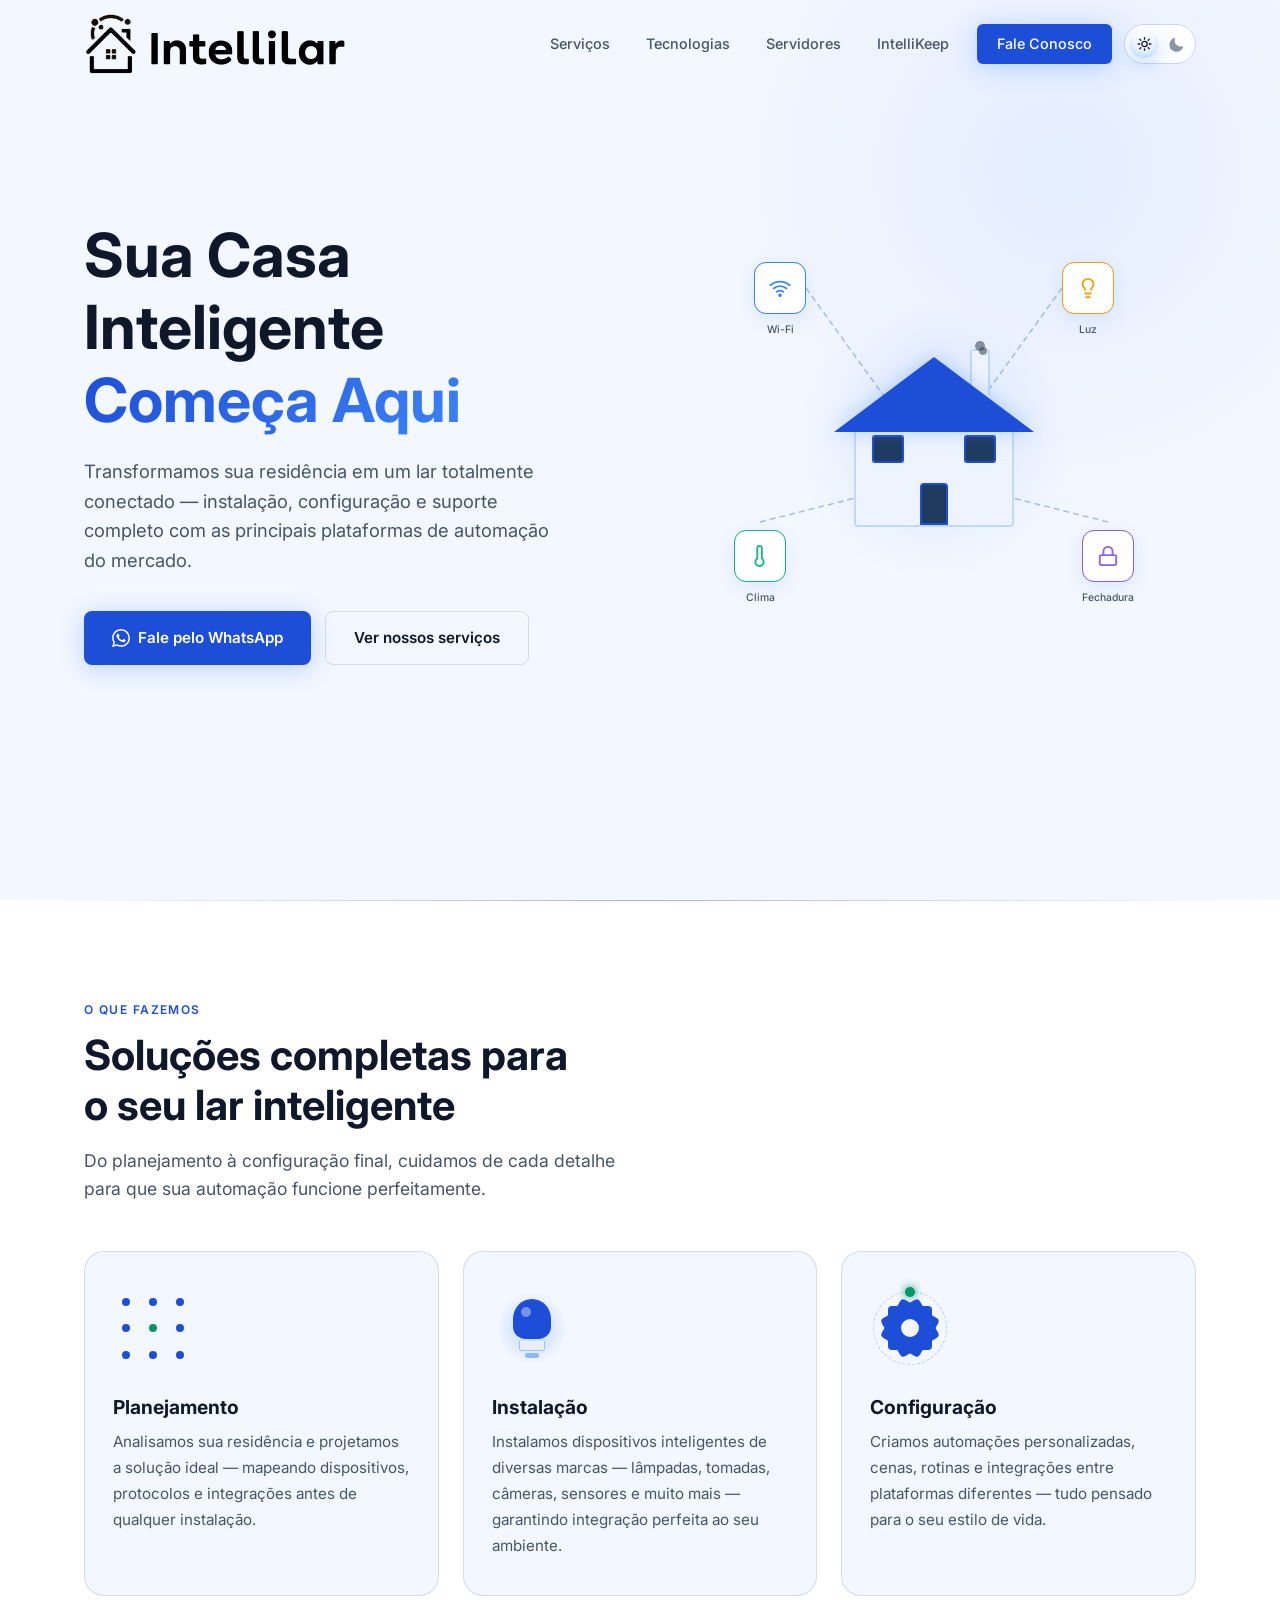
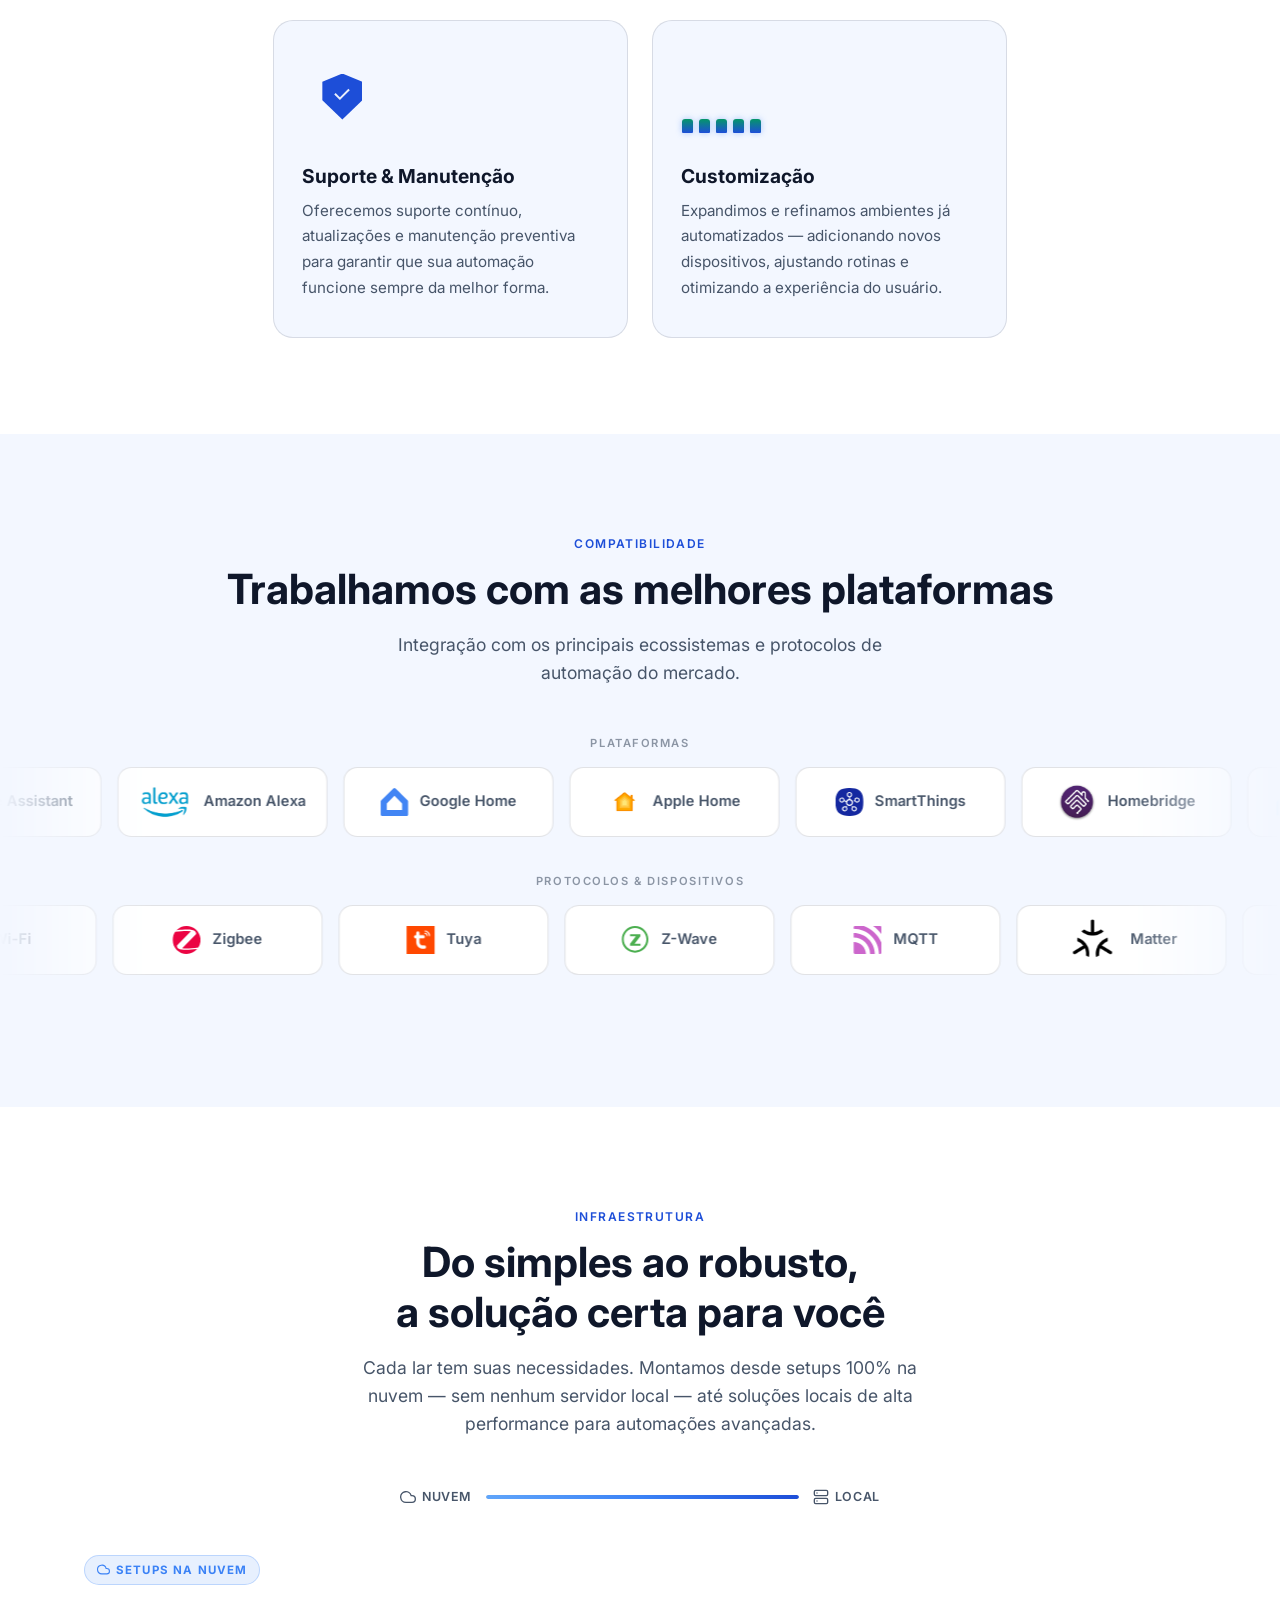
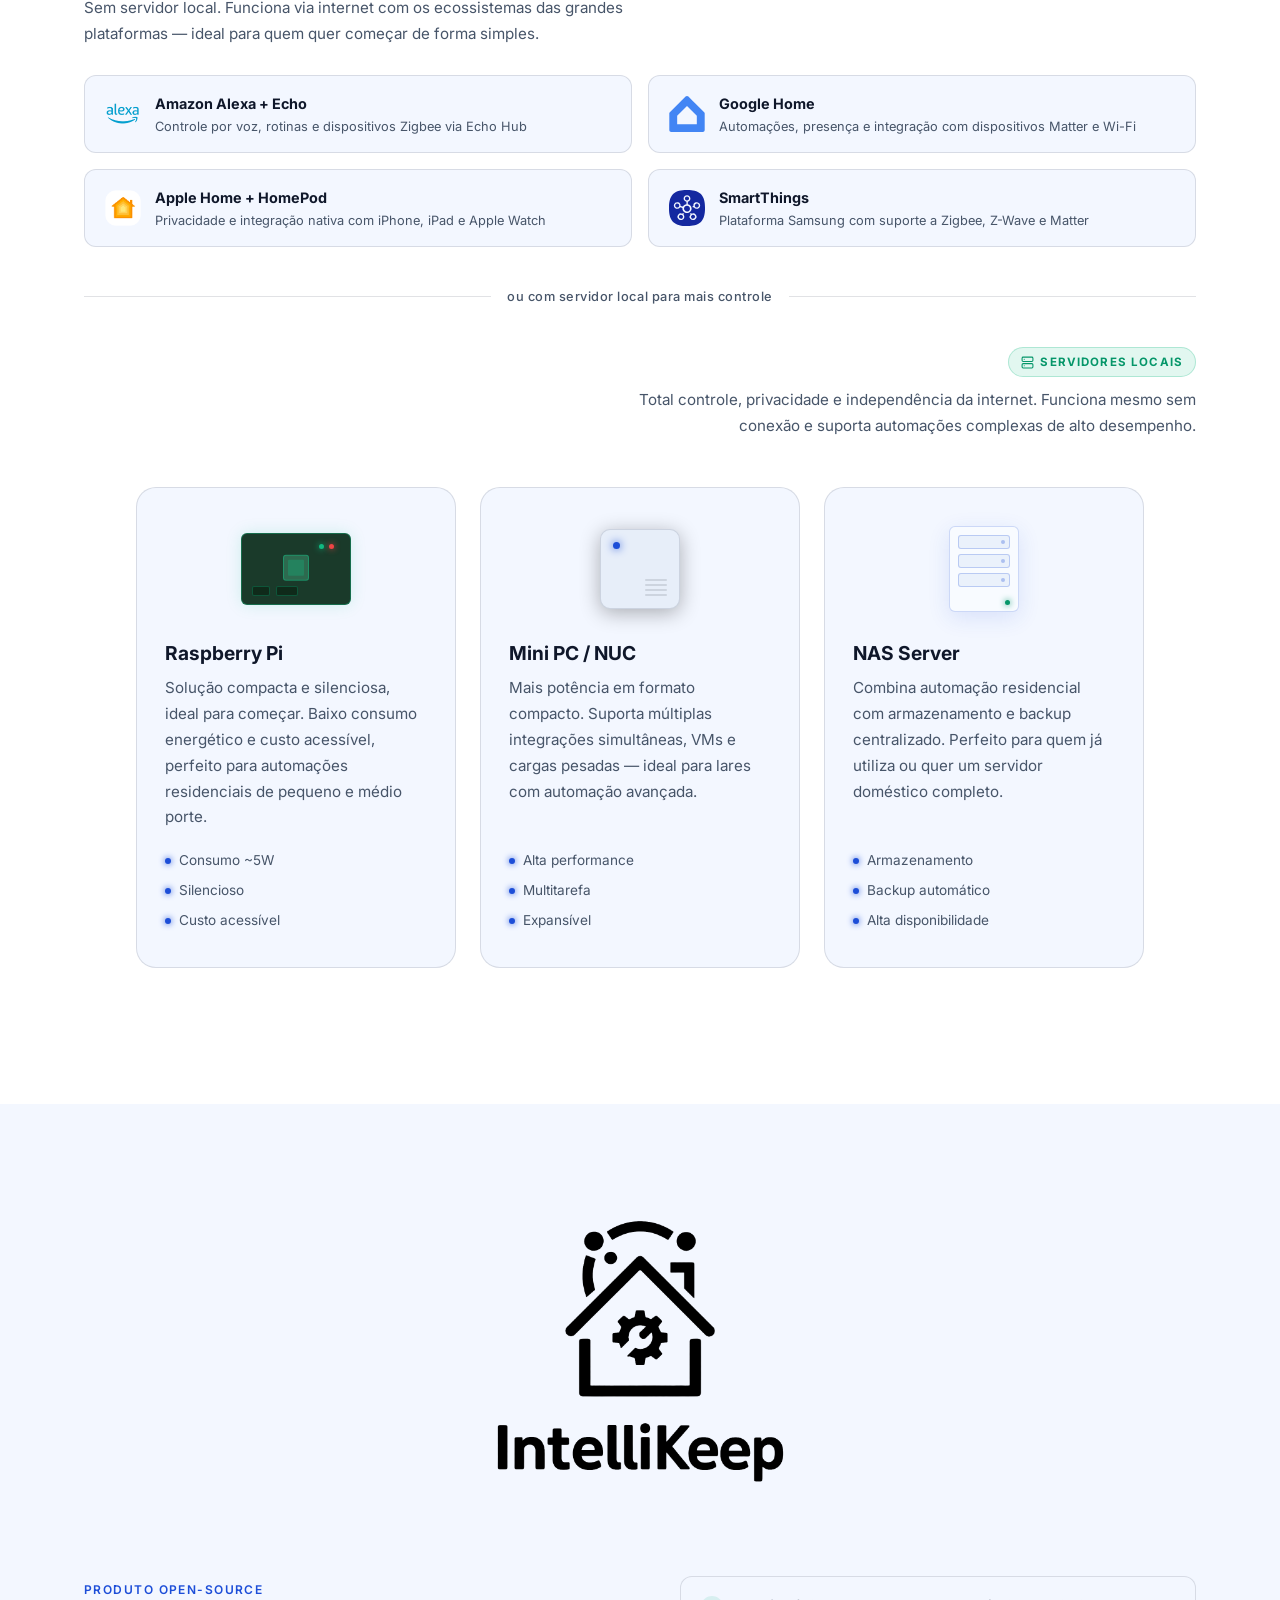
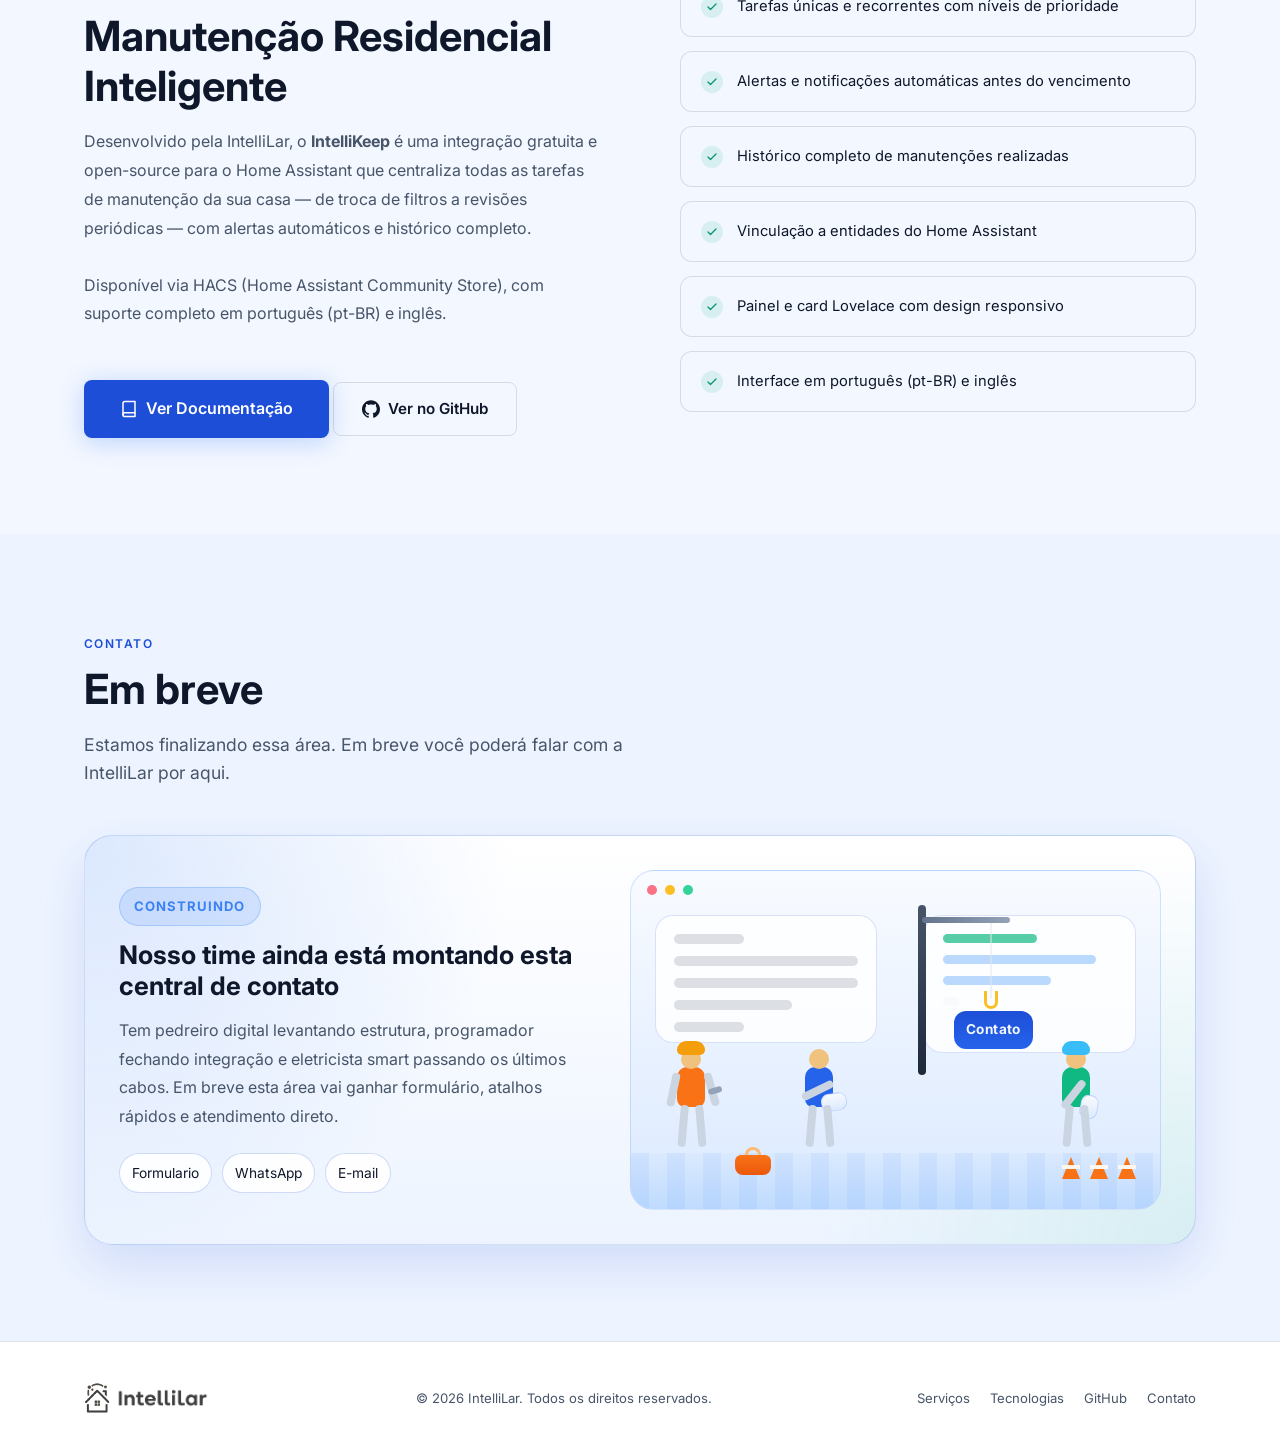
<file: index.html>
<!DOCTYPE html>
<html lang="pt-BR">
<head>
  <meta charset="UTF-8" />
  <meta name="viewport" content="width=device-width, initial-scale=1.0" />
  <meta name="description" content="IntelliLar — Automação residencial profissional com Home Assistant, Alexa, Google Home, Apple Home e SmartThings. Transformamos sua casa em um lar inteligente." />
  <meta name="theme-color" content="#0f172a" id="theme-color-meta" />
  <title>IntelliLar — Automação Residencial Inteligente</title>

  <script>
    (function () {
      var theme = 'dark';
      try {
        var stored = localStorage.getItem('intellilar-theme');
        if (stored === 'light' || stored === 'dark') {
          theme = stored;
        } else if (window.matchMedia && window.matchMedia('(prefers-color-scheme: light)').matches) {
          theme = 'light';
        }
      } catch (e) {}
      document.documentElement.setAttribute('data-theme', theme);
    })();
  </script>

  <!-- Fonts -->
  <link rel="preconnect" href="https://fonts.googleapis.com" />
  <link rel="preconnect" href="https://fonts.gstatic.com" crossorigin />
  <link href="https://fonts.googleapis.com/css2?family=Inter:wght@400;500;600;700&display=swap" rel="stylesheet" />

  <!-- Styles -->
  <link rel="stylesheet" href="css/style.css" />

  <!--
    GitHub Pages deployment:
    1. Push the contents of this `website/` folder to a repository named
       intellilar.github.io (org page) OR to the `gh-pages` branch of any repo.
    2. In the repository settings → Pages → select the branch and root folder.
    3. Your site will be live at https://intellilar.github.io (or your custom domain).
    To use intellilar.com.br: add a CNAME file with "intellilar.com.br" and
    configure your DNS with a CNAME record pointing to intellilar.github.io.
  -->
</head>
<body>

  <!-- ════════════════════════════════════════
       NAVBAR
  ════════════════════════════════════════ -->
  <nav class="navbar" id="navbar">
    <div class="container">
      <div class="navbar-inner">
        <a href="#" class="navbar-logo" aria-label="IntelliLar">
          <img src="assets/logos/house_white.png" alt="" class="logo-icon" />
          <img src="assets/logos/text_white.png" alt="IntelliLar" class="logo-text" />
        </a>

        <ul class="nav-links" role="list">
          <li><a href="#servicos">Serviços</a></li>
          <li><a href="#tecnologias">Tecnologias</a></li>
          <li><a href="#servidores">Servidores</a></li>
          <li><a href="#intellikeep">IntelliKeep</a></li>
          <li><a href="#contato" class="btn btn-primary nav-cta">Fale Conosco</a></li>
        </ul>

        <button class="theme-toggle" id="theme-toggle" type="button" role="switch" aria-label="Alternar tema" aria-checked="false" title="Alternar tema">
          <span class="theme-toggle-track" aria-hidden="true">
            <span class="theme-toggle-label theme-toggle-label-sun">
              <svg viewBox="0 0 24 24" fill="none" stroke="currentColor" stroke-width="1.9" stroke-linecap="round" stroke-linejoin="round">
                <circle cx="12" cy="12" r="4"></circle>
                <path d="M12 2.5v2.25"></path>
                <path d="M12 19.25v2.25"></path>
                <path d="M4.93 4.93l1.59 1.59"></path>
                <path d="M17.48 17.48l1.59 1.59"></path>
                <path d="M2.5 12h2.25"></path>
                <path d="M19.25 12h2.25"></path>
                <path d="M4.93 19.07l1.59-1.59"></path>
                <path d="M17.48 6.52l1.59-1.59"></path>
              </svg>
            </span>
            <span class="theme-toggle-thumb"></span>
            <span class="theme-toggle-label theme-toggle-label-moon">
              <svg viewBox="0 0 24 24" fill="currentColor">
                <path d="M20.14 14.06a8 8 0 0 1-10.2-10.2 1 1 0 0 0-1.27-1.27A10 10 0 1 0 21.41 15.33a1 1 0 0 0-1.27-1.27Z"></path>
              </svg>
            </span>
          </span>
          <span class="sr-only theme-toggle-text">Tema escuro ativo</span>
        </button>

        <button class="hamburger" id="hamburger" aria-label="Menu" aria-expanded="false">
          <span></span><span></span><span></span>
        </button>
      </div>

      <!-- Mobile menu -->
      <ul class="nav-mobile" id="nav-mobile" role="list">
        <li><a href="#servicos">Serviços</a></li>
        <li><a href="#tecnologias">Tecnologias</a></li>
        <li><a href="#servidores">Servidores</a></li>
        <li><a href="#intellikeep">IntelliKeep</a></li>
        <li><a href="#contato">Fale Conosco</a></li>
      </ul>
    </div>
  </nav>

  <!-- ════════════════════════════════════════
       HERO
  ════════════════════════════════════════ -->
  <section class="hero" id="inicio">
    <div class="container">
      <div class="hero-inner">

        <!-- Text -->
        <div class="hero-text">
          <h1 class="hero-title">
            Sua Casa Inteligente<br />
            <span>Começa Aqui</span>
          </h1>

          <p class="hero-sub">
            Transformamos sua residência em um lar totalmente conectado —
            instalação, configuração e suporte completo com as principais
            plataformas de automação do mercado.
          </p>

          <div class="hero-actions">
            <a href="#contato" class="btn btn-primary">
              <!-- WhatsApp icon -->
              <svg width="18" height="18" viewBox="0 0 24 24" fill="currentColor">
                <path d="M17.472 14.382c-.297-.149-1.758-.867-2.03-.967-.273-.099-.471-.148-.67.15-.197.297-.767.966-.94 1.164-.173.199-.347.223-.644.075-.297-.15-1.255-.463-2.39-1.475-.883-.788-1.48-1.761-1.653-2.059-.173-.297-.018-.458.13-.606.134-.133.298-.347.446-.52.149-.174.198-.298.298-.497.099-.198.05-.371-.025-.52-.075-.149-.669-1.612-.916-2.207-.242-.579-.487-.5-.669-.51a12.8 12.8 0 0 0-.57-.01c-.198 0-.52.074-.792.372-.272.297-1.04 1.016-1.04 2.479 0 1.462 1.065 2.875 1.213 3.074.149.198 2.096 3.2 5.077 4.487.709.306 1.262.489 1.694.625.712.227 1.36.195 1.871.118.571-.085 1.758-.719 2.006-1.413.248-.694.248-1.289.173-1.413-.074-.124-.272-.198-.57-.347m-5.421 7.403h-.004a9.87 9.87 0 0 1-5.031-1.378l-.361-.214-3.741.982.998-3.648-.235-.374a9.86 9.86 0 0 1-1.51-5.26c.001-5.45 4.436-9.884 9.888-9.884 2.64 0 5.122 1.03 6.988 2.898a9.825 9.825 0 0 1 2.893 6.994c-.003 5.45-4.437 9.884-9.885 9.884m8.413-18.297A11.815 11.815 0 0 0 12.05 0C5.495 0 .16 5.335.157 11.892c0 2.096.547 4.142 1.588 5.945L.057 24l6.305-1.654a11.882 11.882 0 0 0 5.683 1.448h.005c6.554 0 11.89-5.335 11.893-11.893a11.821 11.821 0 0 0-3.48-8.413Z"/>
              </svg>
              Fale pelo WhatsApp
            </a>
            <a href="#servicos" class="btn btn-outline">Ver nossos serviços</a>
          </div>
        </div>

        <!-- Animated smart house -->
        <div class="hero-visual">
          <div class="smart-house-wrap">

            <!-- SVG connection lines -->
            <svg class="connection-svg" viewBox="0 0 420 420" fill="none" xmlns="http://www.w3.org/2000/svg">
              <!-- top-left node to house -->
              <line class="data-line" x1="82" y1="56" x2="175" y2="185"/>
              <!-- top-right node to house -->
              <line class="data-line" x1="338" y1="56" x2="245" y2="185" style="animation-delay:0.5s"/>
              <!-- bottom-left node to house -->
              <line class="data-line" x1="36" y1="290" x2="175" y2="255" style="animation-delay:1s"/>
              <!-- bottom-right node to house -->
              <line class="data-line" x1="384" y1="290" x2="245" y2="255" style="animation-delay:1.5s"/>
            </svg>

            <!-- House -->
            <div class="house">
              <div class="house-chimney"></div>
              <div class="house-roof"></div>
              <div class="house-wall">
                <div class="house-window house-window--left">
                  <div class="window-inner"></div>
                </div>
                <div class="house-window house-window--right">
                  <div class="window-inner"></div>
                </div>
                <div class="house-door"></div>
              </div>
            </div>

            <!-- Device nodes -->
            <div class="device-node device-node--wifi" title="Wi-Fi / Roteador">
              <div class="pulse-ring"></div>
              <!-- Wi-Fi icon -->
              <svg width="22" height="22" viewBox="0 0 24 24" fill="none" stroke="currentColor" stroke-width="2" stroke-linecap="round">
                <path d="M5 12.55a11 11 0 0 1 14.08 0"/>
                <path d="M1.42 9a16 16 0 0 1 21.16 0"/>
                <path d="M8.53 16.11a6 6 0 0 1 6.95 0"/>
                <circle cx="12" cy="20" r="1" fill="currentColor"/>
              </svg>
              <span class="node-label">Wi-Fi</span>
            </div>

            <div class="device-node device-node--light" title="Iluminação inteligente">
              <div class="pulse-ring"></div>
              <!-- Bulb icon -->
              <svg width="22" height="22" viewBox="0 0 24 24" fill="none" stroke="currentColor" stroke-width="2" stroke-linecap="round">
                <line x1="9" y1="18" x2="15" y2="18"/>
                <line x1="10" y1="22" x2="14" y2="22"/>
                <path d="M15.09 14c.18-.98.65-1.74 1.41-2.5A4.65 4.65 0 0 0 18 8 6 6 0 0 0 6 8c0 1 .23 2.23 1.5 3.5A4.61 4.61 0 0 1 8.91 14"/>
              </svg>
              <span class="node-label">Luz</span>
            </div>

            <div class="device-node device-node--thermo" title="Termostato / Clima">
              <div class="pulse-ring"></div>
              <!-- Thermometer icon -->
              <svg width="22" height="22" viewBox="0 0 24 24" fill="none" stroke="currentColor" stroke-width="2" stroke-linecap="round">
                <path d="M14 14.76V3.5a2.5 2.5 0 0 0-5 0v11.26a4.5 4.5 0 1 0 5 0z"/>
              </svg>
              <span class="node-label">Clima</span>
            </div>

            <div class="device-node device-node--lock" title="Fechadura inteligente">
              <div class="pulse-ring"></div>
              <!-- Lock icon -->
              <svg width="22" height="22" viewBox="0 0 24 24" fill="none" stroke="currentColor" stroke-width="2" stroke-linecap="round">
                <rect x="3" y="11" width="18" height="11" rx="2" ry="2"/>
                <path d="M7 11V7a5 5 0 0 1 10 0v4"/>
              </svg>
              <span class="node-label">Fechadura</span>
            </div>

          </div>
        </div>

      </div>
    </div>
  </section>

  <!-- ════════════════════════════════════════
       SERVIÇOS
  ════════════════════════════════════════ -->
  <section id="servicos">
    <div class="container">
      <div class="section-header" data-animate>
        <span class="section-label">O que fazemos</span>
        <h2 class="section-title">Soluções completas para<br />o seu lar inteligente</h2>
        <p class="section-sub">Do planejamento à configuração final, cuidamos de cada detalhe para que sua automação funcione perfeitamente.</p>
      </div>

      <div class="services-grid">

        <!-- 1. Planejamento -->
        <div class="service-card" data-animate data-animate-delay="1">
          <div class="service-visual sv-plan">
            <div class="plan-dot"></div>
            <div class="plan-dot"></div>
            <div class="plan-dot"></div>
            <div class="plan-dot"></div>
            <div class="plan-dot"></div>
            <div class="plan-dot"></div>
            <div class="plan-dot"></div>
            <div class="plan-dot"></div>
            <div class="plan-dot"></div>
          </div>
          <h3>Planejamento</h3>
          <p>Analisamos sua residência e projetamos a solução ideal — mapeando dispositivos, protocolos e integrações antes de qualquer instalação.</p>
        </div>

        <!-- 2. Instalação -->
        <div class="service-card" data-animate data-animate-delay="2">
          <div class="service-visual sv-install">
            <div class="bulb-glow"></div>
            <div class="bulb-head"></div>
            <div class="bulb-base"></div>
            <div class="bulb-contact"></div>
          </div>
          <h3>Instalação</h3>
          <p>Instalamos dispositivos inteligentes de diversas marcas — lâmpadas, tomadas, câmeras, sensores e muito mais — garantindo integração perfeita ao seu ambiente.</p>
        </div>

        <!-- 3. Configuração -->
        <div class="service-card" data-animate data-animate-delay="3">
          <div class="service-visual sv-config">
            <div class="gear-orbit"><div class="gear-orbit-dot"></div></div>
            <div class="gear-wrap">
              <div class="gear-body"></div>
              <div class="gear-hub"></div>
            </div>
          </div>
          <h3>Configuração</h3>
          <p>Criamos automações personalizadas, cenas, rotinas e integrações entre plataformas diferentes — tudo pensado para o seu estilo de vida.</p>
        </div>

        <!-- 4. Suporte & Manutenção -->
        <div class="service-card" data-animate data-animate-delay="4">
          <div class="service-visual sv-support">
            <div class="shield-ring"></div>
            <div class="shield-ring shield-ring--2"></div>
            <div class="shield-body"></div>
          </div>
          <h3>Suporte &amp; Manutenção</h3>
          <p>Oferecemos suporte contínuo, atualizações e manutenção preventiva para garantir que sua automação funcione sempre da melhor forma.</p>
        </div>

        <!-- 5. Customização -->
        <div class="service-card" data-animate data-animate-delay="5">
          <div class="service-visual sv-custom">
            <div class="eq-bar" style="--delay:0.0s;--max-h:42px"></div>
            <div class="eq-bar" style="--delay:0.3s;--max-h:64px"></div>
            <div class="eq-bar" style="--delay:0.6s;--max-h:52px"></div>
            <div class="eq-bar" style="--delay:0.1s;--max-h:70px"></div>
            <div class="eq-bar" style="--delay:0.4s;--max-h:36px"></div>
          </div>
          <h3>Customização</h3>
          <p>Expandimos e refinamos ambientes já automatizados — adicionando novos dispositivos, ajustando rotinas e otimizando a experiência do usuário.</p>
        </div>

      </div>
    </div>
  </section>

  <!-- ════════════════════════════════════════
       TECNOLOGIAS
  ════════════════════════════════════════ -->
  <section id="tecnologias">
    <div class="container">
      <div class="section-header" data-animate style="text-align:center">
        <span class="section-label">Compatibilidade</span>
        <h2 class="section-title">Trabalhamos com as melhores plataformas</h2>
        <p class="section-sub" style="margin:0 auto">Integração com os principais ecossistemas e protocolos de automação do mercado.</p>
      </div>
    </div>

    <!-- Marquee row 1: Plataformas → esquerda -->
    <div class="marquee-group" data-animate>
      <p class="marquee-label">Plataformas</p>
      <div class="marquee-track-wrap">
        <div class="marquee-track marquee-track--left">
          <!-- duplicado para loop contínuo -->
          <div class="marquee-item tech-badge--ha">
            <img src="assets/icons/homeassistant.svg" alt="Home Assistant" loading="eager" />
            <span>Home Assistant</span>
          </div>
          <div class="marquee-item tech-badge--alexa">
            <img src="assets/icons/amazonalexa.webp" alt="Amazon Alexa" loading="eager" />
            <span>Amazon Alexa</span>
          </div>
          <div class="marquee-item tech-badge--google">
            <img src="assets/icons/googlehome.svg" alt="Google Home" loading="eager" />
            <span>Google Home</span>
          </div>
          <div class="marquee-item tech-badge--apple">
            <img src="assets/icons/apple.png" alt="Apple Home" loading="eager" />
            <span>Apple Home</span>
          </div>
          <div class="marquee-item tech-badge--st">
            <img src="assets/icons/smartthings.svg" alt="SmartThings" loading="eager" />
            <span>SmartThings</span>
          </div>
          <div class="marquee-item tech-badge--homebridge">
            <img src="assets/icons/homebridge.png" alt="Homebridge" loading="eager" />
            <span>Homebridge</span>
          </div>
          <!-- cópia para loop contínuo -->
          <div class="marquee-item tech-badge--ha" aria-hidden="true">
            <img src="assets/icons/homeassistant.svg" alt="" loading="eager" />
            <span>Home Assistant</span>
          </div>
          <div class="marquee-item tech-badge--alexa" aria-hidden="true">
            <img src="assets/icons/amazonalexa.webp" alt="" loading="eager" />
            <span>Amazon Alexa</span>
          </div>
          <div class="marquee-item tech-badge--google" aria-hidden="true">
            <img src="assets/icons/googlehome.svg" alt="" loading="eager" />
            <span>Google Home</span>
          </div>
          <div class="marquee-item tech-badge--apple" aria-hidden="true">
            <img src="assets/icons/apple.png" alt="" loading="eager" />
            <span>Apple Home</span>
          </div>
          <div class="marquee-item tech-badge--st" aria-hidden="true">
            <img src="assets/icons/smartthings.svg" alt="" loading="eager" />
            <span>SmartThings</span>
          </div>
          <div class="marquee-item tech-badge--homebridge" aria-hidden="true">
            <img src="assets/icons/homebridge.png" alt="" loading="eager" />
            <span>Homebridge</span>
          </div>
          <div class="marquee-item tech-badge--ha" aria-hidden="true">
            <img src="assets/icons/homeassistant.svg" alt="" loading="eager" />
            <span>Home Assistant</span>
          </div>
          <div class="marquee-item tech-badge--alexa" aria-hidden="true">
            <img src="assets/icons/amazonalexa.webp" alt="" loading="eager" />
            <span>Amazon Alexa</span>
          </div>
          <div class="marquee-item tech-badge--google" aria-hidden="true">
            <img src="assets/icons/googlehome.svg" alt="" loading="eager" />
            <span>Google Home</span>
          </div>
          <div class="marquee-item tech-badge--apple" aria-hidden="true">
            <img src="assets/icons/apple.png" alt="" loading="eager" />
            <span>Apple Home</span>
          </div>
          <div class="marquee-item tech-badge--st" aria-hidden="true">
            <img src="assets/icons/smartthings.svg" alt="" loading="eager" />
            <span>SmartThings</span>
          </div>
          <div class="marquee-item tech-badge--homebridge" aria-hidden="true">
            <img src="assets/icons/homebridge.png" alt="" loading="eager" />
            <span>Homebridge</span>
          </div>
          <div class="marquee-item tech-badge--ha" aria-hidden="true">
            <img src="assets/icons/homeassistant.svg" alt="" loading="eager" />
            <span>Home Assistant</span>
          </div>
          <div class="marquee-item tech-badge--alexa" aria-hidden="true">
            <img src="assets/icons/amazonalexa.webp" alt="" loading="eager" />
            <span>Amazon Alexa</span>
          </div>
          <div class="marquee-item tech-badge--google" aria-hidden="true">
            <img src="assets/icons/googlehome.svg" alt="" loading="eager" />
            <span>Google Home</span>
          </div>
          <div class="marquee-item tech-badge--apple" aria-hidden="true">
            <img src="assets/icons/apple.png" alt="" loading="eager" />
            <span>Apple Home</span>
          </div>
          <div class="marquee-item tech-badge--st" aria-hidden="true">
            <img src="assets/icons/smartthings.svg" alt="" loading="eager" />
            <span>SmartThings</span>
          </div>
          <div class="marquee-item tech-badge--homebridge" aria-hidden="true">
            <img src="assets/icons/homebridge.png" alt="" loading="eager" />
            <span>Homebridge</span>
          </div>
        </div>
      </div>
    </div>

    <!-- Marquee row 2: Protocolos → direita -->
    <div class="marquee-group" data-animate data-animate-delay="2">
      <p class="marquee-label">Protocolos &amp; Dispositivos</p>
      <div class="marquee-track-wrap">
        <div class="marquee-track marquee-track--right">
          <div class="marquee-item tech-badge--zigbee">
            <img src="assets/icons/zigbee.svg" alt="Zigbee" loading="eager" />
            <span>Zigbee</span>
          </div>
          <div class="marquee-item tech-badge--tuya">
            <img src="assets/icons/tuya.png" alt="Tuya" loading="eager" />
            <span>Tuya</span>
          </div>
          <div class="marquee-item tech-badge--zwave">
            <img src="assets/icons/zwave.svg" alt="Z-Wave" loading="eager" />
            <span>Z-Wave</span>
          </div>
          <div class="marquee-item tech-badge--mqtt">
            <img src="assets/icons/mqtt.svg" alt="MQTT" loading="eager" />
            <span>MQTT</span>
          </div>
          <div class="marquee-item tech-badge--matter">
            <img src="assets/icons/matter.png" alt="Matter" loading="eager" />
            <span>Matter</span>
          </div>
          <div class="marquee-item tech-badge--bluetooth">
            <img src="assets/icons/bluetooth.svg" alt="Bluetooth" loading="eager" />
            <span>Bluetooth</span>
          </div>
          <div class="marquee-item tech-badge--wifi">
            <img src="assets/icons/wifi.svg" alt="Wi-Fi" loading="eager" />
            <span>Wi-Fi</span>
          </div>
          <!-- cópia para loop contínuo -->
          <div class="marquee-item tech-badge--zigbee" aria-hidden="true">
            <img src="assets/icons/zigbee.svg" alt="" loading="eager" />
            <span>Zigbee</span>
          </div>
          <div class="marquee-item tech-badge--tuya" aria-hidden="true">
            <img src="assets/icons/tuya.png" alt="" loading="eager" />
            <span>Tuya</span>
          </div>
          <div class="marquee-item tech-badge--zwave" aria-hidden="true">
            <img src="assets/icons/zwave.svg" alt="" loading="eager" />
            <span>Z-Wave</span>
          </div>
          <div class="marquee-item tech-badge--mqtt" aria-hidden="true">
            <img src="assets/icons/mqtt.svg" alt="" loading="eager" />
            <span>MQTT</span>
          </div>
          <div class="marquee-item tech-badge--matter" aria-hidden="true">
            <img src="assets/icons/matter.png" alt="Matter" loading="eager" />
            <span>Matter</span>
          </div>
          <div class="marquee-item tech-badge--bluetooth" aria-hidden="true">
            <img src="assets/icons/bluetooth.svg" alt="Bluetooth" loading="eager" />
            <span>Bluetooth</span>
          </div>
          <div class="marquee-item tech-badge--wifi" aria-hidden="true">
            <img src="assets/icons/wifi.svg" alt="Wi-Fi" loading="eager" />
            <span>Wi-Fi</span>
          </div>
          <div class="marquee-item tech-badge--zigbee" aria-hidden="true">
            <img src="assets/icons/zigbee.svg" alt="" loading="eager" />
            <span>Zigbee</span>
          </div>
          <div class="marquee-item tech-badge--tuya" aria-hidden="true">
            <img src="assets/icons/tuya.png" alt="" loading="eager" />
            <span>Tuya</span>
          </div>
          <div class="marquee-item tech-badge--zwave" aria-hidden="true">
            <img src="assets/icons/zwave.svg" alt="" loading="eager" />
            <span>Z-Wave</span>
          </div>
          <div class="marquee-item tech-badge--mqtt" aria-hidden="true">
            <img src="assets/icons/mqtt.svg" alt="" loading="eager" />
            <span>MQTT</span>
          </div>
          <div class="marquee-item tech-badge--matter" aria-hidden="true">
            <img src="assets/icons/matter.png" alt="Matter" loading="eager" />
            <span>Matter</span>
          </div>
          <div class="marquee-item tech-badge--bluetooth" aria-hidden="true">
            <img src="assets/icons/bluetooth.svg" alt="Bluetooth" loading="eager" />
            <span>Bluetooth</span>
          </div>
          <div class="marquee-item tech-badge--wifi" aria-hidden="true">
            <img src="assets/icons/wifi.svg" alt="Wi-Fi" loading="eager" />
            <span>Wi-Fi</span>
          </div>
          <div class="marquee-item tech-badge--zigbee" aria-hidden="true">
            <img src="assets/icons/zigbee.svg" alt="" loading="eager" />
            <span>Zigbee</span>
          </div>
          <div class="marquee-item tech-badge--tuya" aria-hidden="true">
            <img src="assets/icons/tuya.png" alt="" loading="eager" />
            <span>Tuya</span>
          </div>
          <div class="marquee-item tech-badge--zwave" aria-hidden="true">
            <img src="assets/icons/zwave.svg" alt="" loading="eager" />
            <span>Z-Wave</span>
          </div>
          <div class="marquee-item tech-badge--mqtt" aria-hidden="true">
            <img src="assets/icons/mqtt.svg" alt="" loading="eager" />
            <span>MQTT</span>
          </div>
          <div class="marquee-item tech-badge--matter" aria-hidden="true">
            <img src="assets/icons/matter.png" alt="Matter" loading="eager" />
            <span>Matter</span>
          </div>
          <div class="marquee-item tech-badge--bluetooth" aria-hidden="true">
            <img src="assets/icons/bluetooth.svg" alt="Bluetooth" loading="eager" />
            <span>Bluetooth</span>
          </div>
          <div class="marquee-item tech-badge--wifi" aria-hidden="true">
            <img src="assets/icons/wifi.svg" alt="Wi-Fi" loading="eager" />
            <span>Wi-Fi</span>
          </div>
        </div>
      </div>
    </div>
  </section>

  <!-- ════════════════════════════════════════
       SERVIDORES
  ════════════════════════════════════════ -->
  <section id="servidores">
    <div class="container">
      <div class="section-header" data-animate style="text-align:center">
        <span class="section-label">Infraestrutura</span>
        <h2 class="section-title">Do simples ao robusto,<br/>a solução certa para você</h2>
        <p class="section-sub" style="margin:0 auto">Cada lar tem suas necessidades. Montamos desde setups 100% na nuvem — sem nenhum servidor local — até soluções locais de alta performance para automações avançadas.</p>
      </div>

      <!-- Spectrum bar -->
      <div class="infra-spectrum" data-animate>
        <div class="spectrum-track">
          <div class="spectrum-label spectrum-label--left">
            <svg width="16" height="16" viewBox="0 0 24 24" fill="none" stroke="currentColor" stroke-width="2" stroke-linecap="round"><path d="M18 10h-1.26A8 8 0 1 0 9 20h9a5 5 0 0 0 0-10z"/></svg>
            Nuvem
          </div>
          <div class="spectrum-bar">
            <div class="spectrum-fill"></div>
          </div>
          <div class="spectrum-label spectrum-label--right">
            <svg width="16" height="16" viewBox="0 0 24 24" fill="none" stroke="currentColor" stroke-width="2" stroke-linecap="round"><rect x="2" y="2" width="20" height="8" rx="2"/><rect x="2" y="14" width="20" height="8" rx="2"/><line x1="6" y1="6" x2="6.01" y2="6"/><line x1="6" y1="18" x2="6.01" y2="18"/></svg>
            Local
          </div>
        </div>
      </div>

      <!-- Nuvem -->
      <div class="infra-group" data-animate>
        <div class="infra-group-header">
          <span class="infra-tag infra-tag--cloud">
            <svg width="13" height="13" viewBox="0 0 24 24" fill="none" stroke="currentColor" stroke-width="2" stroke-linecap="round"><path d="M18 10h-1.26A8 8 0 1 0 9 20h9a5 5 0 0 0 0-10z"/></svg>
            Setups na Nuvem
          </span>
          <p class="infra-group-desc">Sem servidor local. Funciona via internet com os ecossistemas das grandes plataformas — ideal para quem quer começar de forma simples.</p>
        </div>
        <div class="cloud-examples">
          <div class="cloud-example">
            <img src="assets/icons/amazonalexa.webp" alt="Amazon Alexa" />
            <div>
              <strong>Amazon Alexa + Echo</strong>
              <span>Controle por voz, rotinas e dispositivos Zigbee via Echo Hub</span>
            </div>
          </div>
          <div class="cloud-example">
            <img src="assets/icons/googlehome.svg" alt="Google Home" />
            <div>
              <strong>Google Home</strong>
              <span>Automações, presença e integração com dispositivos Matter e Wi-Fi</span>
            </div>
          </div>
          <div class="cloud-example">
            <img src="assets/icons/apple.png" alt="Apple Home" />
            <div>
              <strong>Apple Home + HomePod</strong>
              <span>Privacidade e integração nativa com iPhone, iPad e Apple Watch</span>
            </div>
          </div>
          <div class="cloud-example">
            <img src="assets/icons/smartthings.svg" alt="SmartThings" />
            <div>
              <strong>SmartThings</strong>
              <span>Plataforma Samsung com suporte a Zigbee, Z-Wave e Matter</span>
            </div>
          </div>
        </div>
      </div>

      <!-- Divisor -->
      <div class="infra-divider" data-animate>
        <span>ou com servidor local para mais controle</span>
      </div>

      <!-- Local -->
      <div class="infra-group" data-animate>
        <div class="infra-group-header infra-group-header--right">
          <span class="infra-tag infra-tag--local">
            <svg width="13" height="13" viewBox="0 0 24 24" fill="none" stroke="currentColor" stroke-width="2" stroke-linecap="round"><rect x="2" y="2" width="20" height="8" rx="2"/><rect x="2" y="14" width="20" height="8" rx="2"/><line x1="6" y1="6" x2="6.01" y2="6"/><line x1="6" y1="18" x2="6.01" y2="18"/></svg>
            Servidores Locais
          </span>
          <p class="infra-group-desc">Total controle, privacidade e independência da internet. Funciona mesmo sem conexão e suporta automações complexas de alto desempenho.</p>
        </div>
        <div class="servers-grid">

          <div class="server-card" data-animate data-animate-delay="1">
            <div class="server-visual sv-rpi">
              <div class="rpi-board">
                <div class="rpi-chip"></div>
                <div class="rpi-port rpi-port--usb"></div>
                <div class="rpi-port rpi-port--eth"></div>
                <div class="rpi-led rpi-led--pwr"></div>
                <div class="rpi-led rpi-led--act"></div>
              </div>
            </div>
            <h3>Raspberry Pi</h3>
            <p>Solução compacta e silenciosa, ideal para começar. Baixo consumo energético e custo acessível, perfeito para automações residenciais de pequeno e médio porte.</p>
            <ul class="server-specs">
              <li><span class="spec-dot"></span>Consumo ~5W</li>
              <li><span class="spec-dot"></span>Silencioso</li>
              <li><span class="spec-dot"></span>Custo acessível</li>
            </ul>
          </div>

          <div class="server-card" data-animate data-animate-delay="2">
            <div class="server-visual sv-nuc">
              <div class="nuc-box">
                <div class="nuc-led"></div>
                <div class="nuc-vent">
                  <span></span><span></span><span></span><span></span>
                </div>
              </div>
            </div>
            <h3>Mini PC / NUC</h3>
            <p>Mais potência em formato compacto. Suporta múltiplas integrações simultâneas, VMs e cargas pesadas — ideal para lares com automação avançada.</p>
            <ul class="server-specs">
              <li><span class="spec-dot"></span>Alta performance</li>
              <li><span class="spec-dot"></span>Multitarefa</li>
              <li><span class="spec-dot"></span>Expansível</li>
            </ul>
          </div>

          <div class="server-card" data-animate data-animate-delay="3">
            <div class="server-visual sv-nas">
              <div class="nas-box">
                <div class="nas-drive"></div>
                <div class="nas-drive"></div>
                <div class="nas-drive"></div>
                <div class="nas-led"></div>
              </div>
            </div>
            <h3>NAS Server</h3>
            <p>Combina automação residencial com armazenamento e backup centralizado. Perfeito para quem já utiliza ou quer um servidor doméstico completo.</p>
            <ul class="server-specs">
              <li><span class="spec-dot"></span>Armazenamento</li>
              <li><span class="spec-dot"></span>Backup automático</li>
              <li><span class="spec-dot"></span>Alta disponibilidade</li>
            </ul>
          </div>

        </div>
      </div>

    </div>
  </section>


  <!-- ════════════════════════════════════════
       INTELLIKEEP
  ════════════════════════════════════════ -->
  <section id="intellikeep">
    <div class="container">

      <!-- Logo centralizada no topo -->
      <div class="intellikeep-logo-wrap" data-animate>
        <img src="assets/logos/intellikeep_transp_logo.png" alt="IntelliKeep" />
      </div>

      <!-- Conteúdo em grid abaixo -->
      <div class="intellikeep-inner">

        <div class="intellikeep-left" data-animate>
          <span class="section-label">Produto open-source</span>
          <h2 class="section-title" style="margin-bottom:16px">Manutenção Residencial<br />Inteligente</h2>
          <p>
            Desenvolvido pela IntelliLar, o <strong>IntelliKeep</strong> é uma integração
            gratuita e open-source para o Home Assistant que centraliza todas
            as tarefas de manutenção da sua casa — de troca de filtros a revisões
            periódicas — com alertas automáticos e histórico completo.
          </p>
          <p style="margin-top: 12px;">
            Disponível via HACS (Home Assistant Community Store), com suporte
            completo em português (pt-BR) e inglês.
          </p>
          <a href="https://intellikeep.intellilar.com" target="_blank" rel="noopener noreferrer" class="btn btn-email" style="margin-top:24px">
            <!-- Book icon -->
            <svg width="18" height="18" viewBox="0 0 24 24" fill="none" stroke="currentColor" stroke-width="2" stroke-linecap="round" stroke-linejoin="round">
              <path d="M4 19.5A2.5 2.5 0 0 1 6.5 17H20"/>
              <path d="M6.5 2H20v20H6.5A2.5 2.5 0 0 1 4 19.5v-15A2.5 2.5 0 0 1 6.5 2z"/>
            </svg>
            Ver Documentação
          </a>
          <a href="https://github.com/intellilar/intellikeep" target="_blank" rel="noopener noreferrer" class="btn btn-github" style="margin-top:12px">
            <!-- GitHub icon -->
            <svg width="18" height="18" viewBox="0 0 24 24" fill="currentColor">
              <path d="M12 .297c-6.63 0-12 5.373-12 12 0 5.303 3.438 9.8 8.205 11.385.6.113.82-.258.82-.577 0-.285-.01-1.04-.015-2.04-3.338.724-4.042-1.61-4.042-1.61C4.422 18.07 3.633 17.7 3.633 17.7c-1.087-.744.084-.729.084-.729 1.205.084 1.838 1.236 1.838 1.236 1.07 1.835 2.809 1.305 3.495.998.108-.776.417-1.305.76-1.605-2.665-.3-5.466-1.332-5.466-5.93 0-1.31.465-2.38 1.235-3.22-.135-.303-.54-1.523.105-3.176 0 0 1.005-.322 3.3 1.23.96-.267 1.98-.399 3-.405 1.02.006 2.04.138 3 .405 2.28-1.552 3.285-1.23 3.285-1.23.645 1.653.24 2.873.12 3.176.765.84 1.23 1.91 1.23 3.22 0 4.61-2.805 5.625-5.475 5.92.42.36.81 1.096.81 2.22 0 1.606-.015 2.896-.015 3.286 0 .315.21.69.825.57C20.565 22.092 24 17.592 24 12.297c0-6.627-5.373-12-12-12"/>
            </svg>
            Ver no GitHub
          </a>
        </div>

        <div class="feature-list" data-animate data-animate-delay="2">
          <div class="feature-item">
            <div class="feature-check">
              <svg viewBox="0 0 24 24"><polyline points="20 6 9 17 4 12"/></svg>
            </div>
            <span>Tarefas únicas e recorrentes com níveis de prioridade</span>
          </div>
          <div class="feature-item">
            <div class="feature-check">
              <svg viewBox="0 0 24 24"><polyline points="20 6 9 17 4 12"/></svg>
            </div>
            <span>Alertas e notificações automáticas antes do vencimento</span>
          </div>
          <div class="feature-item">
            <div class="feature-check">
              <svg viewBox="0 0 24 24"><polyline points="20 6 9 17 4 12"/></svg>
            </div>
            <span>Histórico completo de manutenções realizadas</span>
          </div>
          <div class="feature-item">
            <div class="feature-check">
              <svg viewBox="0 0 24 24"><polyline points="20 6 9 17 4 12"/></svg>
            </div>
            <span>Vinculação a entidades do Home Assistant</span>
          </div>
          <div class="feature-item">
            <div class="feature-check">
              <svg viewBox="0 0 24 24"><polyline points="20 6 9 17 4 12"/></svg>
            </div>
            <span>Painel e card Lovelace com design responsivo</span>
          </div>
          <div class="feature-item">
            <div class="feature-check">
              <svg viewBox="0 0 24 24"><polyline points="20 6 9 17 4 12"/></svg>
            </div>
            <span>Interface em português (pt-BR) e inglês</span>
          </div>
        </div>

      </div>
    </div>
  </section>

  <!-- ════════════════════════════════════════
       CONTATO
  ════════════════════════════════════════ -->
  <section id="contato">
    <div class="container">
      <div class="section-header" data-animate>
        <span class="section-label">Contato</span>
        <h2 class="section-title">Em breve</h2>
        <p class="section-sub">Estamos finalizando essa área. Em breve você poderá falar com a IntelliLar por aqui.</p>
      </div>

      <div class="contact-soon" data-animate>
        <div class="contact-soon__copy">
          <strong class="contact-soon__badge">Construindo</strong>
          <h3 class="contact-soon__title">Nosso time ainda está montando esta central de contato</h3>
          <p class="contact-soon__text">Tem pedreiro digital levantando estrutura, programador fechando integração e eletricista smart passando os últimos cabos. Em breve esta área vai ganhar formulário, atalhos rápidos e atendimento direto.</p>
          <div class="contact-soon__chips">
            <span>Formulario</span>
            <span>WhatsApp</span>
            <span>E-mail</span>
          </div>
        </div>

        <div class="contact-scene" aria-hidden="true">
          <div class="contact-scene__glow"></div>
          <div class="contact-scene__frame">
            <div class="contact-scene__header">
              <span></span><span></span><span></span>
            </div>

            <div class="contact-scene__board">
              <div class="board-line board-line--short"></div>
              <div class="board-line"></div>
              <div class="board-line board-line--accent"></div>
              <div class="board-line board-line--mid"></div>
              <div class="board-line board-line--short board-line--accent"></div>
            </div>

            <div class="contact-scene__terminal">
              <div class="terminal-line terminal-line--prompt"></div>
              <div class="terminal-line terminal-line--code"></div>
              <div class="terminal-line terminal-line--code short"></div>
              <div class="terminal-line terminal-line--cursor"></div>
            </div>

            <div class="contact-scene__crane">
              <div class="crane-arm"></div>
              <div class="crane-cable"></div>
              <div class="crane-hook"></div>
              <div class="crane-load">Contato</div>
            </div>

            <div class="worker worker--builder">
              <div class="worker__helmet"></div>
              <div class="worker__head"></div>
              <div class="worker__body"></div>
              <div class="worker__arm worker__arm--left"></div>
              <div class="worker__arm worker__arm--right worker__arm--hammer"></div>
              <div class="worker__leg worker__leg--left"></div>
              <div class="worker__leg worker__leg--right"></div>
            </div>

            <div class="worker worker--developer">
              <div class="worker__head"></div>
              <div class="worker__body worker__body--dev"></div>
              <div class="worker__laptop"></div>
              <div class="worker__arm worker__arm--typing"></div>
              <div class="worker__leg worker__leg--left"></div>
              <div class="worker__leg worker__leg--right"></div>
            </div>

            <div class="worker worker--engineer">
              <div class="worker__helmet worker__helmet--blue"></div>
              <div class="worker__head"></div>
              <div class="worker__body worker__body--engineer"></div>
              <div class="worker__tablet"></div>
              <div class="worker__arm worker__arm--tablet"></div>
              <div class="worker__leg worker__leg--left"></div>
              <div class="worker__leg worker__leg--right"></div>
            </div>

            <div class="contact-scene__floor"></div>
            <div class="contact-scene__toolbox"></div>
            <div class="contact-scene__cones">
              <span></span><span></span><span></span>
            </div>
          </div>
        </div>
      </div>
    </div>
  </section>

  <!-- ════════════════════════════════════════
       FOOTER
  ════════════════════════════════════════ -->
  <footer>
    <div class="container">
      <div class="footer-inner">
        <a href="#inicio" class="footer-logo" aria-label="IntelliLar">
          <img src="assets/logos/house_white.png" alt="" class="logo-icon" />
          <img src="assets/logos/text_white.png" alt="IntelliLar" class="logo-text" />
        </a>

        <p class="footer-copy">
          &copy; <span id="year"></span> IntelliLar. Todos os direitos reservados.
        </p>

        <nav class="footer-links" aria-label="Links do rodapé">
          <a href="#servicos">Serviços</a>
          <a href="#tecnologias">Tecnologias</a>
          <a href="https://github.com/intellilar" target="_blank" rel="noopener noreferrer">GitHub</a>
          <a href="#contato">Contato</a>
        </nav>
      </div>
    </div>
  </footer>

  <!-- Scripts -->
  <script src="js/main.js"></script>
</body>
</html>
</file>
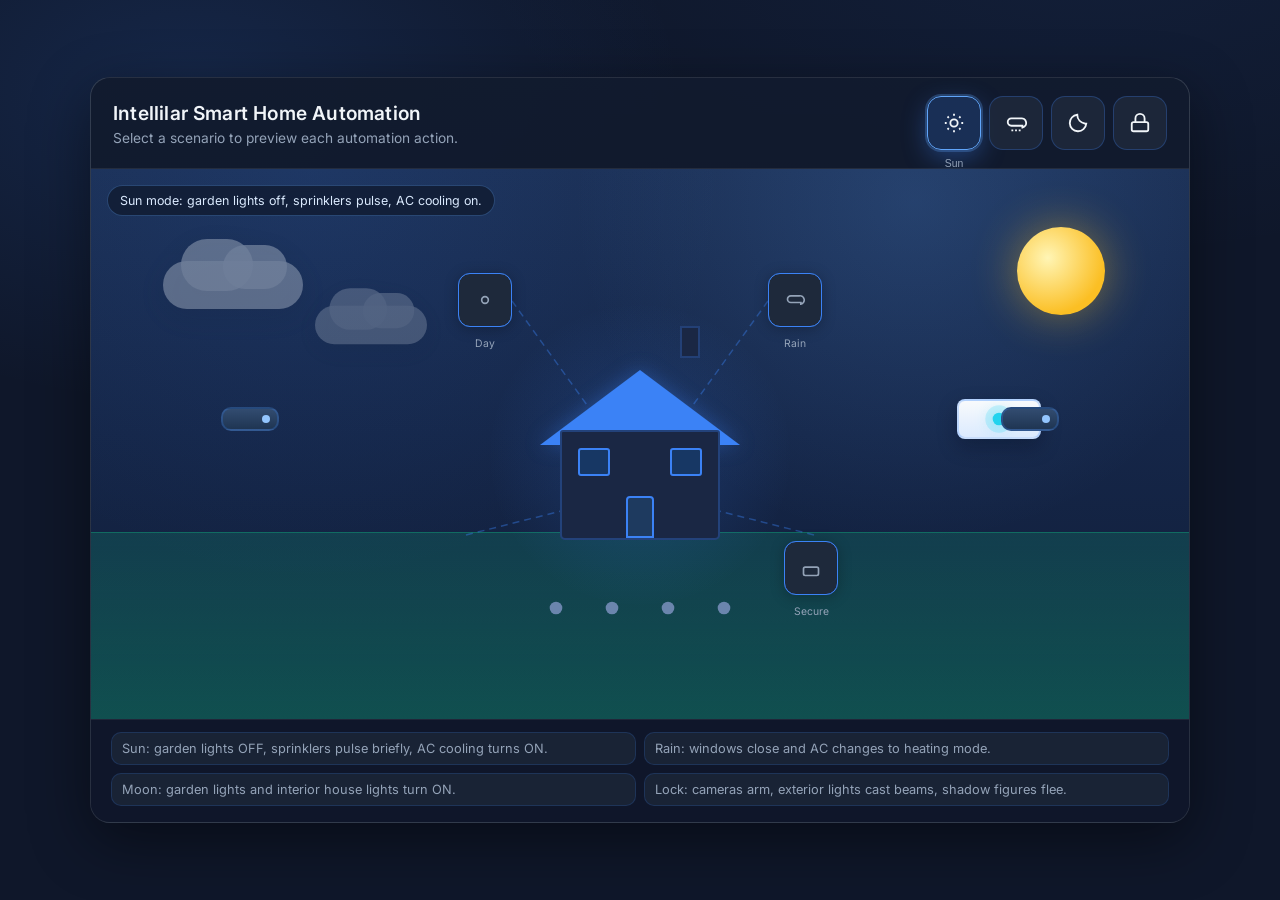
<file: automation-scene.html>
<!DOCTYPE html>
<html lang="en">
<head>
  <meta charset="UTF-8" />
  <meta name="viewport" content="width=device-width, initial-scale=1.0" />
  <title>Intellilar Automation Scene</title>
  <link rel="preconnect" href="https://fonts.googleapis.com" />
  <link rel="preconnect" href="https://fonts.gstatic.com" crossorigin />
  <link href="https://fonts.googleapis.com/css2?family=Inter:wght@400;500;600;700&display=swap" rel="stylesheet" />
  <style>
    :root {
      --bg: #0f172a;
      --surface: #1e293b;
      --surface-alt: #1a2744;
      --accent: #3b82f6;
      --accent-warm: #f59e0b;
      --accent-cool: #60a5fa;
      --text: #f1f5f9;
      --muted: #94a3b8;
      --ok: #10b981;
      --warn: #f97316;
      --danger: #ef4444;
      --night-light: #ffd77a;
      --transition: 520ms cubic-bezier(0.2, 0.72, 0.2, 1);
    }

    * {
      box-sizing: border-box;
      margin: 0;
      padding: 0;
    }

    body {
      min-height: 100vh;
      font-family: "Inter", system-ui, sans-serif;
      background:
        radial-gradient(700px 450px at 15% 10%, rgba(59, 130, 246, 0.15), transparent 70%),
        radial-gradient(900px 500px at 85% -10%, rgba(59, 130, 246, 0.08), transparent 70%),
        var(--bg);
      color: var(--text);
      display: grid;
      place-items: center;
      padding: 20px;
    }

    .demo {
      width: min(1100px, 100%);
      border-radius: 20px;
      border: 1px solid rgba(255, 255, 255, 0.1);
      background: linear-gradient(180deg, rgba(30, 41, 59, 0.78), rgba(15, 23, 42, 0.9));
      box-shadow: 0 18px 60px rgba(0, 0, 0, 0.45);
      overflow: hidden;
    }

    .demo-header {
      display: flex;
      align-items: center;
      justify-content: space-between;
      gap: 18px;
      padding: 18px 22px;
      border-bottom: 1px solid rgba(255, 255, 255, 0.08);
      background: rgba(15, 23, 42, 0.72);
    }

    .title h1 {
      font-size: clamp(1rem, 2vw, 1.2rem);
      font-weight: 600;
      letter-spacing: 0.01em;
    }

    .title p {
      margin-top: 5px;
      color: var(--muted);
      font-size: 0.86rem;
    }

    .controls {
      display: flex;
      flex-wrap: wrap;
      gap: 8px;
    }

    .mode-btn {
      width: 54px;
      height: 54px;
      border-radius: 14px;
      border: 1px solid rgba(59, 130, 246, 0.28);
      background: rgba(30, 41, 59, 0.9);
      color: var(--text);
      position: relative;
      display: grid;
      place-items: center;
      cursor: pointer;
      transition: transform 220ms ease, border-color 220ms ease, box-shadow 220ms ease, background 220ms ease;
    }

    .mode-btn:hover,
    .mode-btn:focus-visible {
      outline: none;
      transform: translateY(-2px);
      border-color: var(--accent-cool);
      box-shadow: 0 8px 22px rgba(59, 130, 246, 0.28);
    }

    .mode-btn.active {
      border-color: var(--accent-cool);
      background: rgba(59, 130, 246, 0.2);
      box-shadow: 0 0 0 2px rgba(96, 165, 250, 0.26), 0 8px 24px rgba(59, 130, 246, 0.35);
    }

    .mode-btn .label {
      position: absolute;
      bottom: -20px;
      font-size: 0.65rem;
      color: var(--muted);
      opacity: 0;
      transition: opacity 220ms ease;
    }

    .mode-btn:hover .label,
    .mode-btn.active .label,
    .mode-btn:focus-visible .label {
      opacity: 1;
    }

    .scene {
      position: relative;
      min-height: 550px;
      overflow: hidden;
      background:
        linear-gradient(to bottom, #15233f 0%, #101a31 48%, #0b1325 100%);
      transition: background var(--transition);
    }

    .scene[data-mode="sun"] {
      background:
        linear-gradient(to bottom, #1b2f54 0%, #152648 48%, #101d38 100%);
    }

    .scene[data-mode="rain"] {
      background:
        linear-gradient(to bottom, #2a3b58 0%, #20324f 48%, #18263f 100%);
    }

    .scene[data-mode="moon"],
    .scene[data-mode="lock"] {
      background:
        linear-gradient(to bottom, #101a30 0%, #0b1426 48%, #090f1d 100%);
    }

    .scene::before {
      content: "";
      position: absolute;
      inset: 0;
      background:
        radial-gradient(circle at 75% 6%, rgba(96, 165, 250, 0.16) 0%, transparent 35%),
        radial-gradient(circle at 20% 0%, rgba(59, 130, 246, 0.1) 0%, transparent 40%);
      pointer-events: none;
    }

    .status {
      position: absolute;
      top: 16px;
      left: 16px;
      z-index: 6;
      font-size: 0.78rem;
      color: #dbeafe;
      border: 1px solid rgba(96, 165, 250, 0.3);
      background: rgba(15, 23, 42, 0.7);
      border-radius: 999px;
      padding: 7px 12px;
      backdrop-filter: blur(8px);
    }

    .weather {
      position: absolute;
      inset: 0;
      pointer-events: none;
    }

    .sun,
    .moon {
      position: absolute;
      top: 58px;
      right: 84px;
      width: 88px;
      height: 88px;
      border-radius: 50%;
      transition: opacity var(--transition), transform var(--transition);
    }

    .sun {
      background: radial-gradient(circle at 35% 35%, #fff5b5, #fbbf24 70%);
      box-shadow: 0 0 45px rgba(251, 191, 36, 0.45);
      opacity: 1;
      transform: translateY(0) scale(1);
    }

    .moon {
      background: radial-gradient(circle at 35% 35%, #f8fbff, #dbeafe 70%);
      box-shadow: 0 0 35px rgba(219, 234, 254, 0.35);
      opacity: 0;
      transform: translateY(8px) scale(0.9);
    }

    .cloud {
      position: absolute;
      width: 140px;
      height: 48px;
      background: rgba(226, 232, 240, 0.78);
      border-radius: 999px;
      filter: drop-shadow(0 8px 14px rgba(15, 23, 42, 0.3));
      transition: opacity var(--transition), transform var(--transition);
      opacity: 0.42;
    }

    .cloud::before,
    .cloud::after {
      content: "";
      position: absolute;
      background: inherit;
      border-radius: 999px;
    }

    .cloud::before {
      width: 72px;
      height: 52px;
      left: 18px;
      top: -22px;
    }

    .cloud::after {
      width: 64px;
      height: 44px;
      right: 16px;
      top: -16px;
    }

    .cloud.one {
      top: 92px;
      left: 72px;
    }

    .cloud.two {
      top: 132px;
      left: 210px;
      transform: scale(0.8);
      opacity: 0.28;
    }

    .rain-layer {
      position: absolute;
      inset: 0;
      opacity: 0;
      transition: opacity var(--transition);
      background-image:
        repeating-linear-gradient(100deg, transparent 0 17px, rgba(125, 211, 252, 0.75) 17px 19px, transparent 19px 34px);
      animation: rain-fall 620ms linear infinite;
    }

    @keyframes rain-fall {
      from {
        transform: translateY(-18px);
      }
      to {
        transform: translateY(18px);
      }
    }

    .smart-house-wrap {
      position: absolute;
      width: 420px;
      height: 420px;
      top: 52%;
      left: 50%;
      transform: translate(-50%, -50%);
      z-index: 4;
    }

    .smart-house-wrap::before {
      content: "";
      position: absolute;
      top: 50%;
      left: 50%;
      transform: translate(-50%, -50%);
      width: 300px;
      height: 300px;
      border-radius: 50%;
      background: radial-gradient(circle, rgba(59, 130, 246, 0.2) 0%, transparent 72%);
      animation: ambient-glow 4s ease-in-out infinite;
    }

    @keyframes ambient-glow {
      0%,
      100% {
        opacity: 0.5;
        transform: translate(-50%, -50%) scale(1);
      }
      50% {
        opacity: 1;
        transform: translate(-50%, -50%) scale(1.14);
      }
    }

    .connection-svg {
      position: absolute;
      inset: 0;
      width: 100%;
      height: 100%;
      pointer-events: none;
    }

    .data-line {
      stroke: var(--accent);
      stroke-width: 1.5;
      opacity: 0.4;
      fill: none;
      stroke-dasharray: 7 5;
      animation: dash-flow 2s linear infinite;
    }

    @keyframes dash-flow {
      to {
        stroke-dashoffset: -24;
      }
    }

    .house {
      position: absolute;
      top: 50%;
      left: 50%;
      transform: translate(-50%, -50%);
      width: 180px;
      height: 170px;
      z-index: 3;
    }

    .house-roof {
      position: absolute;
      top: 0;
      left: 50%;
      transform: translateX(-50%);
      width: 0;
      height: 0;
      border-left: 100px solid transparent;
      border-right: 100px solid transparent;
      border-bottom: 75px solid var(--accent);
      filter: drop-shadow(0 0 10px rgba(59, 130, 246, 0.35));
    }

    .house-wall {
      position: absolute;
      bottom: 0;
      left: 10px;
      right: 10px;
      height: 110px;
      background: var(--surface-alt);
      border: 2px solid rgba(59, 130, 246, 0.3);
      border-radius: 3px 3px 5px 5px;
      transition: filter var(--transition);
    }

    .house-window {
      position: absolute;
      top: 16px;
      width: 32px;
      height: 28px;
      border-radius: 3px;
      border: 2px solid var(--accent);
      overflow: hidden;
      background: #173764;
      transition: background var(--transition), box-shadow var(--transition);
    }

    .house-window.left {
      left: 16px;
    }

    .house-window.right {
      right: 16px;
    }

    .window-shutter {
      position: absolute;
      inset: 0;
      background: linear-gradient(180deg, #4b6a93, #2a456a);
      transform: translateY(-110%);
      transition: transform var(--transition);
    }

    .house-door {
      position: absolute;
      bottom: 0;
      left: 50%;
      transform: translateX(-50%);
      width: 28px;
      height: 42px;
      background: #1e3a5f;
      border: 2px solid var(--accent);
      border-radius: 4px 4px 0 0;
    }

    .house-chimney {
      position: absolute;
      top: -44px;
      right: 30px;
      width: 20px;
      height: 32px;
      background: var(--surface-alt);
      border: 2px solid rgba(59, 130, 246, 0.28);
    }

    .device-node {
      position: absolute;
      width: 54px;
      height: 54px;
      border-radius: 12px;
      background: #1e293b;
      border: 1.5px solid rgba(59, 130, 246, 0.3);
      display: flex;
      align-items: center;
      justify-content: center;
      box-shadow: 0 2px 14px rgba(0, 0, 0, 0.25);
      animation: float 4s ease-in-out infinite;
      color: var(--muted);
    }

    @keyframes float {
      0%,
      100% {
        transform: translateY(0);
      }
      50% {
        transform: translateY(-8px);
      }
    }

    .device-node.sun {
      top: 28px;
      left: 28px;
      animation-delay: 0s;
    }

    .device-node.rain {
      top: 28px;
      right: 28px;
      animation-delay: 0.7s;
    }

    .device-node.moon {
      bottom: 70px;
      left: 12px;
      animation-delay: 1.4s;
    }

    .device-node.lock {
      bottom: 70px;
      right: 12px;
      animation-delay: 2.1s;
    }

    .pulse-ring {
      position: absolute;
      top: 50%;
      left: 50%;
      width: 54px;
      height: 54px;
      transform: translate(-50%, -50%);
      border: 1.5px solid var(--accent);
      border-radius: 12px;
      animation: pulse-expand 2.5s ease-out infinite;
    }

    .device-node.rain .pulse-ring {
      animation-delay: 0.5s;
    }

    .device-node.moon .pulse-ring {
      animation-delay: 1s;
    }

    .device-node.lock .pulse-ring {
      animation-delay: 1.5s;
    }

    @keyframes pulse-expand {
      from {
        opacity: 0.6;
        transform: translate(-50%, -50%) scale(1);
      }
      to {
        opacity: 0;
        transform: translate(-50%, -50%) scale(2);
      }
    }

    .node-label {
      position: absolute;
      bottom: -24px;
      left: 50%;
      transform: translateX(-50%);
      font-size: 0.65rem;
      color: var(--muted);
      white-space: nowrap;
    }

    .ground {
      position: absolute;
      left: 0;
      right: 0;
      bottom: 0;
      height: 34%;
      background: linear-gradient(180deg, rgba(16, 185, 129, 0.18), rgba(16, 185, 129, 0.32));
      border-top: 1px solid rgba(16, 185, 129, 0.24);
      transition: filter var(--transition);
    }

    .garden-lights {
      position: absolute;
      left: 50%;
      bottom: 104px;
      transform: translateX(-50%);
      display: flex;
      gap: 42px;
      z-index: 2;
    }

    .g-light {
      width: 14px;
      height: 14px;
      border-radius: 999px;
      background: #91a7c9;
      box-shadow: 0 0 0 0 rgba(255, 215, 122, 0);
      transition: background var(--transition), box-shadow var(--transition), transform var(--transition);
    }

    .sprinklers {
      position: absolute;
      left: 50%;
      bottom: 116px;
      transform: translateX(-50%);
      width: 250px;
      height: 90px;
      opacity: 0;
      transition: opacity 260ms ease;
      pointer-events: none;
      z-index: 2;
    }

    .spray {
      position: absolute;
      bottom: 0;
      width: 120px;
      height: 74px;
      border-top: 2px dashed rgba(125, 211, 252, 0.85);
      border-radius: 100% 100% 0 0;
      animation: spray-pulse 680ms ease-in-out infinite;
    }

    .spray.left {
      left: 0;
      transform: rotate(-2deg);
    }

    .spray.right {
      right: 0;
      transform: scaleX(-1) rotate(-2deg);
    }

    @keyframes spray-pulse {
      0%,
      100% {
        opacity: 0.34;
      }
      50% {
        opacity: 1;
      }
    }

    .ac-unit {
      position: absolute;
      top: 230px;
      right: 148px;
      width: 84px;
      height: 40px;
      border-radius: 8px;
      border: 2px solid rgba(59, 130, 246, 0.25);
      background: linear-gradient(180deg, #f8fafc, #dbeafe);
      z-index: 3;
      display: flex;
      align-items: center;
      justify-content: center;
      box-shadow: 0 8px 20px rgba(2, 6, 23, 0.28);
    }

    .ac-indicator {
      width: 12px;
      height: 12px;
      border-radius: 50%;
      background: #9ca3af;
      box-shadow: none;
      transition: background var(--transition), box-shadow var(--transition), transform var(--transition);
    }

    .camera {
      position: absolute;
      top: 238px;
      width: 58px;
      height: 24px;
      border-radius: 10px;
      border: 2px solid rgba(59, 130, 246, 0.25);
      background: linear-gradient(180deg, #324c70, #1f3552);
      z-index: 3;
      transition: transform var(--transition), filter var(--transition);
    }

    .camera::after {
      content: "";
      position: absolute;
      right: 7px;
      top: 50%;
      transform: translateY(-50%);
      width: 8px;
      height: 8px;
      border-radius: 50%;
      background: #93c5fd;
      transition: background var(--transition), box-shadow var(--transition);
    }

    .camera.left {
      left: 130px;
      transform-origin: right center;
    }

    .camera.right {
      right: 130px;
      transform-origin: left center;
    }

    .exterior-lights {
      position: absolute;
      inset: 0;
      opacity: 0;
      transition: opacity var(--transition);
      pointer-events: none;
      z-index: 2;
    }

    .beam {
      position: absolute;
      top: 264px;
      width: 180px;
      height: 170px;
      background: linear-gradient(to bottom, rgba(255, 239, 156, 0.5), transparent);
      clip-path: polygon(50% 0%, 90% 100%, 10% 100%);
      animation: beam-wave 1.4s ease-in-out infinite;
    }

    .beam.left {
      left: 208px;
    }

    .beam.right {
      right: 208px;
      animation-delay: 0.4s;
    }

    @keyframes beam-wave {
      50% {
        transform: translateY(4px);
      }
    }

    .figures {
      position: absolute;
      left: 50%;
      bottom: 74px;
      transform: translateX(-50%);
      width: 240px;
      height: 90px;
      opacity: 0;
      transition: opacity 220ms ease;
      z-index: 2;
      pointer-events: none;
    }

    .figure {
      position: absolute;
      width: 18px;
      height: 36px;
      bottom: 0;
      border-radius: 12px;
      background: rgba(2, 6, 23, 0.55);
      opacity: 0;
      animation: flee 1200ms linear forwards;
    }

    .figure::before {
      content: "";
      position: absolute;
      top: -10px;
      left: 1px;
      width: 16px;
      height: 16px;
      border-radius: 999px;
      background: inherit;
    }

    .figure.one {
      left: 98px;
      animation-delay: 50ms;
    }

    .figure.two {
      left: 126px;
      animation-delay: 150ms;
    }

    @keyframes flee {
      0% {
        transform: translate(0, 0) scale(0.9);
        opacity: 0;
      }
      10% {
        opacity: 1;
      }
      100% {
        transform: translate(110px, -18px) scale(0.68);
        opacity: 0;
      }
    }

    .legend {
      display: grid;
      grid-template-columns: repeat(2, minmax(0, 1fr));
      gap: 8px;
      padding: 12px 20px 16px;
      border-top: 1px solid rgba(255, 255, 255, 0.07);
      background: rgba(15, 23, 42, 0.82);
      color: var(--muted);
      font-size: 0.8rem;
    }

    .legend-item {
      background: rgba(30, 41, 59, 0.72);
      border: 1px solid rgba(59, 130, 246, 0.18);
      border-radius: 10px;
      padding: 8px 10px;
    }

    .scene[data-mode="sun"] .sun {
      opacity: 1;
      transform: translateY(0) scale(1);
    }

    .scene[data-mode="sun"] .moon {
      opacity: 0;
      transform: translateY(8px) scale(0.9);
    }

    .scene[data-mode="sun"] .g-light {
      background: #6b85ad;
      box-shadow: none;
      transform: scale(0.9);
    }

    .scene[data-mode="sun"].sprinkler-boost .sprinklers {
      opacity: 1;
    }

    .scene[data-mode="sun"] .ac-indicator {
      background: #22d3ee;
      box-shadow: 0 0 0 7px rgba(34, 211, 238, 0.2), 0 0 16px rgba(34, 211, 238, 0.65);
      transform: scale(1.05);
    }

    .scene[data-mode="rain"] .sun {
      opacity: 0;
      transform: translateY(14px) scale(0.82);
    }

    .scene[data-mode="rain"] .moon {
      opacity: 0;
      transform: translateY(8px) scale(0.9);
    }

    .scene[data-mode="rain"] .rain-layer {
      opacity: 1;
    }

    .scene[data-mode="rain"] .cloud {
      opacity: 0.9;
      transform: scale(1.06);
    }

    .scene[data-mode="rain"] .window-shutter {
      transform: translateY(0);
    }

    .scene[data-mode="rain"] .ac-indicator {
      background: var(--warn);
      box-shadow: 0 0 0 7px rgba(249, 115, 22, 0.2), 0 0 16px rgba(249, 115, 22, 0.6);
      transform: scale(1.05);
    }

    .scene[data-mode="moon"] .sun,
    .scene[data-mode="lock"] .sun {
      opacity: 0;
      transform: translateY(12px) scale(0.8);
    }

    .scene[data-mode="moon"] .moon,
    .scene[data-mode="lock"] .moon {
      opacity: 1;
      transform: translateY(0) scale(1);
    }

    .scene[data-mode="moon"] .house-window {
      background: #fbbf24;
      box-shadow: 0 0 16px rgba(251, 191, 36, 0.5);
    }

    .scene[data-mode="moon"] .g-light {
      background: var(--night-light);
      box-shadow: 0 0 0 6px rgba(255, 215, 122, 0.15), 0 0 20px rgba(255, 215, 122, 0.75);
      transform: scale(1);
    }

    .scene[data-mode="moon"] .ground {
      filter: brightness(0.66);
    }

    .scene[data-mode="lock"] .house-window {
      background: #3c5b87;
      box-shadow: none;
    }

    .scene[data-mode="lock"] .camera.left {
      transform: rotate(-24deg);
      filter: drop-shadow(0 4px 12px rgba(59, 130, 246, 0.45));
    }

    .scene[data-mode="lock"] .camera.right {
      transform: rotate(24deg);
      filter: drop-shadow(0 4px 12px rgba(59, 130, 246, 0.45));
    }

    .scene[data-mode="lock"] .camera::after {
      background: var(--danger);
      box-shadow: 0 0 0 7px rgba(239, 68, 68, 0.2), 0 0 14px rgba(239, 68, 68, 0.66);
    }

    .scene[data-mode="lock"] .exterior-lights {
      opacity: 1;
    }

    .scene[data-mode="lock"] .figures {
      opacity: 1;
    }

    .scene[data-mode="lock"] .figure {
      opacity: 1;
    }

    .scene[data-mode="lock"] .g-light {
      background: var(--night-light);
      box-shadow: 0 0 0 6px rgba(255, 215, 122, 0.15), 0 0 20px rgba(255, 215, 122, 0.75);
    }

    .scene[data-mode="lock"] .ground {
      filter: brightness(0.58);
    }

    @media (max-width: 860px) {
      .demo-header {
        flex-direction: column;
        align-items: flex-start;
      }

      .controls {
        margin-top: 6px;
      }

      .scene {
        min-height: 620px;
      }

      .smart-house-wrap {
        transform: translate(-50%, -44%) scale(0.9);
      }

      .beam.left {
        left: 140px;
      }

      .beam.right {
        right: 140px;
      }
    }

    @media (max-width: 640px) {
      .smart-house-wrap {
        transform: translate(-50%, -42%) scale(0.8);
      }

      .ac-unit {
        right: 74px;
      }

      .camera.left {
        left: 68px;
      }

      .camera.right {
        right: 68px;
      }

      .beam.left {
        left: 56px;
      }

      .beam.right {
        right: 56px;
      }

      .legend {
        grid-template-columns: 1fr;
      }
    }
  </style>
</head>
<body>
  <main class="demo">
    <header class="demo-header">
      <div class="title">
        <h1>Intellilar Smart Home Automation</h1>
        <p>Select a scenario to preview each automation action.</p>
      </div>

      <div class="controls" role="tablist" aria-label="Automation modes">
        <button class="mode-btn active" data-mode="sun" role="tab" aria-selected="true" aria-label="Sun mode">
          <svg width="22" height="22" viewBox="0 0 24 24" fill="none" stroke="currentColor" stroke-width="2" aria-hidden="true">
            <circle cx="12" cy="12" r="4"></circle>
            <path d="M12 2v2M12 20v2M4.93 4.93l1.41 1.41M17.66 17.66l1.41 1.41M2 12h2M20 12h2M4.93 19.07l1.41-1.41M17.66 6.34l1.41-1.41"></path>
          </svg>
          <span class="label">Sun</span>
        </button>

        <button class="mode-btn" data-mode="rain" role="tab" aria-selected="false" aria-label="Rain mode">
          <svg width="22" height="22" viewBox="0 0 24 24" fill="none" stroke="currentColor" stroke-width="2" aria-hidden="true">
            <path d="M19 16.9A5 5 0 0 0 17 7H7a4 4 0 1 0 0 8h12z"></path>
            <path d="M8 19v2M12 19v2M16 19v2"></path>
          </svg>
          <span class="label">Rain</span>
        </button>

        <button class="mode-btn" data-mode="moon" role="tab" aria-selected="false" aria-label="Moon mode">
          <svg width="22" height="22" viewBox="0 0 24 24" fill="none" stroke="currentColor" stroke-width="2" aria-hidden="true">
            <path d="M21 12.8A9 9 0 1 1 11.2 3c0 5 3.8 8.8 8.8 9.8z"></path>
          </svg>
          <span class="label">Moon</span>
        </button>

        <button class="mode-btn" data-mode="lock" role="tab" aria-selected="false" aria-label="Lock mode">
          <svg width="22" height="22" viewBox="0 0 24 24" fill="none" stroke="currentColor" stroke-width="2" aria-hidden="true">
            <rect x="3" y="11" width="18" height="10" rx="2"></rect>
            <path d="M7 11V7a5 5 0 0 1 10 0v4"></path>
          </svg>
          <span class="label">Lock</span>
        </button>
      </div>
    </header>

    <section class="scene" id="scene" data-mode="sun" aria-live="polite">
      <p class="status" id="status">Sun mode: garden lights off, sprinklers pulse, AC cooling on.</p>

      <div class="weather" aria-hidden="true">
        <div class="sun"></div>
        <div class="moon"></div>
        <div class="cloud one"></div>
        <div class="cloud two"></div>
        <div class="rain-layer"></div>
      </div>

      <div class="ground"></div>

      <div class="smart-house-wrap" aria-label="Smart home animation">
        <svg class="connection-svg" viewBox="0 0 420 420" fill="none" xmlns="http://www.w3.org/2000/svg">
          <line class="data-line" x1="82" y1="56" x2="175" y2="185"></line>
          <line class="data-line" x1="338" y1="56" x2="245" y2="185" style="animation-delay: 0.5s"></line>
          <line class="data-line" x1="36" y1="290" x2="175" y2="255" style="animation-delay: 1s"></line>
          <line class="data-line" x1="384" y1="290" x2="245" y2="255" style="animation-delay: 1.5s"></line>
        </svg>

        <div class="house">
          <div class="house-chimney"></div>
          <div class="house-roof"></div>
          <div class="house-wall">
            <div class="house-window left">
              <div class="window-shutter"></div>
            </div>
            <div class="house-window right">
              <div class="window-shutter"></div>
            </div>
            <div class="house-door"></div>
          </div>
        </div>

        <div class="device-node sun" aria-hidden="true">
          <div class="pulse-ring"></div>
          <svg width="20" height="20" viewBox="0 0 24 24" fill="none" stroke="currentColor" stroke-width="2">
            <circle cx="12" cy="12" r="4"></circle>
          </svg>
          <span class="node-label">Day</span>
        </div>

        <div class="device-node rain" aria-hidden="true">
          <div class="pulse-ring"></div>
          <svg width="20" height="20" viewBox="0 0 24 24" fill="none" stroke="currentColor" stroke-width="2">
            <path d="M19 16.9A5 5 0 0 0 17 7H7a4 4 0 1 0 0 8h12z"></path>
          </svg>
          <span class="node-label">Rain</span>
        </div>

        <div class="device-node moon" aria-hidden="true">
          <div class="pulse-ring"></div>
          <svg width="20" height="20" viewBox="0 0 24 24" fill="none" stroke="currentColor" stroke-width="2">
            <path d="M21 12.8A9 9 0 1 1 11.2 3c0 5 3.8 8.8 8.8 9.8z"></path>
          </svg>
          <span class="node-label">Night</span>
        </div>

        <div class="device-node lock" aria-hidden="true">
          <div class="pulse-ring"></div>
          <svg width="20" height="20" viewBox="0 0 24 24" fill="none" stroke="currentColor" stroke-width="2">
            <rect x="3" y="11" width="18" height="10" rx="2"></rect>
          </svg>
          <span class="node-label">Secure</span>
        </div>
      </div>

      <div class="garden-lights" aria-hidden="true">
        <span class="g-light"></span>
        <span class="g-light"></span>
        <span class="g-light"></span>
        <span class="g-light"></span>
      </div>

      <div class="sprinklers" aria-hidden="true">
        <div class="spray left"></div>
        <div class="spray right"></div>
      </div>

      <div class="ac-unit" aria-hidden="true">
        <span class="ac-indicator"></span>
      </div>

      <div class="camera left" aria-hidden="true"></div>
      <div class="camera right" aria-hidden="true"></div>

      <div class="exterior-lights" aria-hidden="true">
        <div class="beam left"></div>
        <div class="beam right"></div>
      </div>

      <div class="figures" aria-hidden="true">
        <div class="figure one"></div>
        <div class="figure two"></div>
      </div>
    </section>

    <section class="legend" aria-hidden="true">
      <p class="legend-item">Sun: garden lights OFF, sprinklers pulse briefly, AC cooling turns ON.</p>
      <p class="legend-item">Rain: windows close and AC changes to heating mode.</p>
      <p class="legend-item">Moon: garden lights and interior house lights turn ON.</p>
      <p class="legend-item">Lock: cameras arm, exterior lights cast beams, shadow figures flee.</p>
    </section>
  </main>

  <script>
    (function () {
      const scene = document.getElementById("scene");
      const status = document.getElementById("status");
      const buttons = Array.from(document.querySelectorAll(".mode-btn"));

      const modeMessages = {
        sun: "Sun mode: garden lights off, sprinklers pulse, AC cooling on.",
        rain: "Rain mode: windows close and AC switches to heating mode.",
        moon: "Moon mode: garden and interior lights illuminate.",
        lock: "Lock mode: security cameras armed and exterior floodlights activated."
      };

      function restartFleeingFigures() {
        document.querySelectorAll(".figure").forEach((figure) => {
          figure.style.animation = "none";
          void figure.offsetWidth;
          figure.style.animation = "";
        });
      }

      function pulseSprinklersBriefly() {
        scene.classList.remove("sprinkler-boost");
        void scene.offsetWidth;
        scene.classList.add("sprinkler-boost");
        window.setTimeout(() => {
          scene.classList.remove("sprinkler-boost");
        }, 1800);
      }

      function setMode(mode) {
        scene.setAttribute("data-mode", mode);
        status.textContent = modeMessages[mode];

        buttons.forEach((btn) => {
          const isActive = btn.dataset.mode === mode;
          btn.classList.toggle("active", isActive);
          btn.setAttribute("aria-selected", String(isActive));
        });

        if (mode === "sun") {
          pulseSprinklersBriefly();
        }

        if (mode === "lock") {
          restartFleeingFigures();
        }
      }

      buttons.forEach((btn) => {
        btn.addEventListener("click", () => {
          setMode(btn.dataset.mode);
        });
      });

      document.addEventListener("keydown", (event) => {
        if (event.key !== "ArrowRight" && event.key !== "ArrowLeft") {
          return;
        }

        const modes = buttons.map((btn) => btn.dataset.mode);
        const currentMode = scene.getAttribute("data-mode");
        const currentIndex = modes.indexOf(currentMode);
        const step = event.key === "ArrowRight" ? 1 : -1;
        const nextIndex = (currentIndex + step + modes.length) % modes.length;
        setMode(modes[nextIndex]);
      });
    })();
  </script>
</body>
</html>
</file>
<file: css/style.css>
/* =====================================================
  IntelliLar Landing Page — style.css
  ===================================================== */

/* ── Variables ──────────────────────────────────────── */
:root {
  --bg:           #0f172a;
  --bg-surface:   #1e293b;
  --bg-surface2:  #334155;
  --bg-alt:       #1a2744;
  --accent:       #3b82f6;
  --accent-glow:  #60a5fa;
  --accent-green: #10b981;
  --text:         #f1f5f9;
  --text-muted:   #94a3b8;
  --border:       rgba(59, 130, 246, 0.2);
  --border-subtle:rgba(255, 255, 255, 0.08);
  --radius:       12px;
  --radius-lg:    20px;
  --transition:   0.3s ease;
  --navbar-bg:    rgba(15, 23, 42, 0.92);
  --logo-filter:  none;
  --chimney-smoke-color: rgba(241,245,249,0.8);
}

html[data-theme='light'] {
  --bg:           #f3f7ff;
  --bg-surface:   #ffffff;
  --bg-surface2:  #e7eef9;
  --bg-alt:       #eef4ff;
  --accent:       #1d4ed8;
  --accent-glow:  #3b82f6;
  --accent-green: #059669;
  --text:         #0f172a;
  --text-muted:   #475569;
  --border:       rgba(29, 78, 216, 0.2);
  --border-subtle:rgba(15, 23, 42, 0.12);
  --navbar-bg:    rgba(243, 247, 255, 0.92);
  --logo-filter:  invert(1) brightness(0.12);
  --chimney-smoke-color: rgba(51,65,85,0.55);
}

/* ── Reset & Base ───────────────────────────────────── */
*, *::before, *::after { box-sizing: border-box; margin: 0; padding: 0; }

html { scroll-behavior: smooth; font-size: 16px; }

.sr-only {
  position: absolute;
  width: 1px;
  height: 1px;
  padding: 0;
  margin: -1px;
  overflow: hidden;
  clip: rect(0, 0, 0, 0);
  white-space: nowrap;
  border: 0;
}

body {
  font-family: 'Inter', system-ui, -apple-system, sans-serif;
  background: var(--bg);
  color: var(--text);
  line-height: 1.6;
  overflow-x: hidden;
  transition: background var(--transition), color var(--transition);
}

img { max-width: 100%; display: block; }
a { text-decoration: none; color: inherit; }
ul { list-style: none; }

.container {
  max-width: 1160px;
  margin: 0 auto;
  padding: 0 24px;
}

section { padding: 96px 0; }

/* ── Typography ─────────────────────────────────────── */
h1, h2, h3 { line-height: 1.2; font-weight: 700; color: var(--text); }
h1 { font-size: clamp(2.4rem, 5vw, 3.8rem); }
h2 { font-size: clamp(1.8rem, 3.5vw, 2.6rem); }
h3 { font-size: 1.2rem; }

.section-label {
  display: inline-block;
  font-size: 0.75rem;
  font-weight: 600;
  letter-spacing: 0.12em;
  text-transform: uppercase;
  color: var(--accent);
  margin-bottom: 12px;
}

.section-title { margin-bottom: 16px; }

.section-sub {
  color: var(--text-muted);
  font-size: 1.1rem;
  max-width: 560px;
}

/* ── Buttons ────────────────────────────────────────── */
.btn {
  display: inline-flex;
  align-items: center;
  gap: 8px;
  padding: 14px 28px;
  border-radius: 8px;
  font-weight: 600;
  font-size: 0.95rem;
  cursor: pointer;
  border: none;
  transition: transform var(--transition), box-shadow var(--transition), background var(--transition);
}
.btn:hover { transform: translateY(-2px); }

.btn-primary {
  background: var(--accent);
  color: #fff;
  box-shadow: 0 4px 24px rgba(59, 130, 246, 0.3);
}
.btn-primary:hover { background: var(--accent-glow); box-shadow: 0 6px 32px rgba(59, 130, 246, 0.45); }

.btn-outline {
  background: transparent;
  color: var(--text);
  border: 1.5px solid var(--border-subtle);
}
.btn-outline:hover { border-color: var(--accent); color: var(--accent); }

.btn-whatsapp {
  background: #25d366;
  color: #fff;
  font-size: 1rem;
  padding: 16px 36px;
  box-shadow: 0 4px 24px rgba(37, 211, 102, 0.3);
}
.btn-whatsapp:hover { background: #1ebe5d; box-shadow: 0 6px 32px rgba(37, 211, 102, 0.5); }

.btn-email {
  background: var(--accent);
  color: #fff;
  font-size: 1rem;
  padding: 16px 36px;
  box-shadow: 0 4px 24px rgba(59, 130, 246, 0.3);
}
.btn-email:hover { background: var(--accent-glow); box-shadow: 0 6px 32px rgba(59, 130, 246, 0.5); }

.btn-github {
  background: transparent;
  color: var(--text);
  border: 1.5px solid var(--border-subtle);
  border-radius: 8px;
}
.btn-github:hover { border-color: var(--accent); color: var(--accent); }

/* ── Navbar ─────────────────────────────────────────── */
.navbar {
  position: fixed;
  top: 0; left: 0; right: 0;
  z-index: 100;
  padding: 12px 0;
  transition: background var(--transition), box-shadow var(--transition);
}

.navbar.scrolled {
  background: var(--navbar-bg);
  backdrop-filter: blur(16px);
  -webkit-backdrop-filter: blur(16px);
  box-shadow: 0 1px 0 var(--border-subtle);
}

.navbar-inner {
  display: flex;
  align-items: center;
  justify-content: space-between;
}

.navbar-logo {
  display: flex;
  align-items: center;
  gap: 4px;
}

.navbar-logo img,
.footer-logo img {
  filter: var(--logo-filter);
  transition: filter var(--transition);
}

.navbar-logo .logo-icon {
  height: 64px;
  width: auto;
}

.navbar-logo .logo-text {
  height: 44px;
  width: auto;
  margin-top: 8px;
}

.nav-links {
  display: flex;
  align-items: center;
  gap: 4px;
  margin-left: auto;
}

.nav-links a {
  padding: 8px 16px;
  border-radius: 6px;
  font-size: 0.9rem;
  font-weight: 500;
  color: var(--text-muted);
  transition: color var(--transition), background var(--transition);
}
.nav-links a:hover { color: var(--text); background: var(--bg-surface2); }

.nav-cta {
  background: var(--accent) !important;
  color: #fff !important;
  padding: 8px 20px !important;
  margin-left: 8px;
}
.nav-cta:hover { background: var(--accent-glow) !important; }

.theme-toggle {
  margin-left: 12px;
  position: relative;
  width: 72px;
  height: 40px;
  padding: 0;
  border-radius: 999px;
  border: 1px solid var(--border-subtle);
  background: transparent;
  display: inline-flex;
  align-items: center;
  justify-content: center;
  cursor: pointer;
  line-height: 0;
  -webkit-appearance: none;
  appearance: none;
  -webkit-tap-highlight-color: transparent;
  box-shadow: inset 0 1px 0 rgba(255, 255, 255, 0.06);
  transition: border-color var(--transition), background var(--transition), transform var(--transition), box-shadow var(--transition);
}

.theme-toggle:hover {
  border-color: var(--border);
  background: color-mix(in srgb, var(--accent) 10%, transparent);
}

.theme-toggle:focus-visible {
  outline: none;
  box-shadow: 0 0 0 3px color-mix(in srgb, var(--accent-glow) 28%, transparent), inset 0 1px 0 rgba(255, 255, 255, 0.08);
}

.theme-toggle-track {
  position: relative;
  width: 100%;
  height: 100%;
  border-radius: inherit;
  display: grid;
  grid-template-columns: 1fr 1fr;
  align-items: center;
  padding: 5px;
  background:
    linear-gradient(180deg, rgba(255, 255, 255, 0.08), rgba(255, 255, 255, 0.02)),
    color-mix(in srgb, var(--bg-surface) 82%, var(--bg) 18%);
}

.theme-toggle-label {
  position: relative;
  z-index: 2;
  display: inline-flex;
  align-items: center;
  justify-content: center;
  width: 100%;
  height: 100%;
  color: var(--text-muted);
  transition: color var(--transition), opacity var(--transition), transform var(--transition);
}

.theme-toggle-label svg {
  width: 16px;
  height: 16px;
}

.theme-toggle-label-sun svg {
  transform: translateX(-0.5px);
}

.theme-toggle-label-moon svg {
  width: 17px;
  height: 17px;
  transform: translateX(1px) translateY(0.25px);
}

.theme-toggle-thumb {
  position: absolute;
  top: 5px;
  left: 5px;
  z-index: 1;
  width: 28px;
  height: 28px;
  border-radius: 50%;
  background: linear-gradient(180deg, rgba(255, 255, 255, 0.96), rgba(226, 232, 240, 0.92));
  box-shadow: 0 8px 18px rgba(15, 23, 42, 0.24), inset 0 -2px 4px rgba(148, 163, 184, 0.22);
  transition: transform var(--transition), background var(--transition), box-shadow var(--transition);
}

html[data-theme='light'] .theme-toggle {
  border-color: rgba(29, 78, 216, 0.18);
}

html[data-theme='light'] .theme-toggle-track {
  background:
    linear-gradient(180deg, rgba(255, 255, 255, 0.95), rgba(255, 255, 255, 0.72)),
    linear-gradient(135deg, rgba(59, 130, 246, 0.16), rgba(255, 255, 255, 0.9));
}

html[data-theme='dark'] .theme-toggle-thumb {
  transform: translateX(32px);
}

html[data-theme='light'] .theme-toggle-thumb {
  transform: translateX(0);
  background: linear-gradient(180deg, #ffffff, #dbeafe);
  box-shadow: 0 8px 18px rgba(59, 130, 246, 0.22), inset 0 -2px 4px rgba(147, 197, 253, 0.45);
}

html[data-theme='light'] .theme-toggle-label-sun {
  color: #0f172a;
}

html[data-theme='dark'] .theme-toggle-label-moon {
  color: #0f172a;
}

html[data-theme='light'] .theme-toggle-label-moon,
html[data-theme='dark'] .theme-toggle-label-sun {
  opacity: 0.62;
}

/* Hamburger */
.hamburger {
  display: none;
  flex-direction: column;
  gap: 5px;
  background: none;
  border: none;
  cursor: pointer;
  padding: 4px;
}
.hamburger span {
  display: block;
  width: 24px; height: 2px;
  background: var(--text);
  border-radius: 2px;
  transition: transform var(--transition), opacity var(--transition);
}
.hamburger.open span:nth-child(1) { transform: translateY(7px) rotate(45deg); }
.hamburger.open span:nth-child(2) { opacity: 0; }
.hamburger.open span:nth-child(3) { transform: translateY(-7px) rotate(-45deg); }

/* Mobile nav */
.nav-mobile {
  display: none;
  flex-direction: column;
  gap: 4px;
  padding: 16px 0 8px;
  border-top: 1px solid var(--border-subtle);
  margin-top: 8px;
}
.nav-mobile.open { display: flex; }
.nav-mobile a {
  padding: 12px 16px;
  border-radius: 8px;
  color: var(--text-muted);
  font-weight: 500;
  transition: color var(--transition), background var(--transition);
}
.nav-mobile a:hover { color: var(--text); background: var(--bg-surface2); }

/* ── Hero ───────────────────────────────────────────── */
.hero {
  min-height: 100vh;
  display: flex;
  align-items: center;
  padding-top: 80px;
  background: var(--bg);
  position: relative;
  overflow: hidden;
}

.hero::before {
  content: '';
  position: absolute;
  top: -20%; right: -10%;
  width: 700px; height: 700px;
  background: radial-gradient(circle, rgba(59,130,246,0.08) 0%, transparent 70%);
  pointer-events: none;
}

.hero-inner {
  display: grid;
  grid-template-columns: 1fr 1fr;
  gap: 64px;
  align-items: center;
}

.hero-eyebrow {
  display: inline-flex;
  align-items: center;
  gap: 8px;
  background: rgba(59,130,246,0.08);
  border: 1px solid rgba(59,130,246,0.2);
  border-radius: 50px;
  padding: 6px 16px;
  font-size: 0.8rem;
  font-weight: 600;
  color: var(--accent);
  margin-bottom: 24px;
}

.hero-eyebrow::before {
  content: '';
  width: 6px; height: 6px;
  background: var(--accent-green);
  border-radius: 50%;
  animation: blink 2s ease-in-out infinite;
}

@keyframes blink {
  0%, 100% { opacity: 1; }
  50% { opacity: 0.3; }
}

.hero-title { margin-bottom: 20px; }

.hero-title span {
  background: linear-gradient(135deg, var(--accent) 0%, var(--accent-glow) 100%);
  -webkit-background-clip: text;
  -webkit-text-fill-color: transparent;
  background-clip: text;
}

.hero-sub {
  font-size: 1.15rem;
  color: var(--text-muted);
  margin-bottom: 36px;
  max-width: 480px;
}

.hero-actions { display: flex; gap: 14px; flex-wrap: wrap; }

.hero-badges {
  display: flex;
  flex-wrap: wrap;
  gap: 12px;
  margin-top: 40px;
}

.hero-badge {
  display: flex;
  align-items: center;
  gap: 6px;
  background: var(--bg-surface2);
  border: 1px solid var(--border-subtle);
  border-radius: 6px;
  padding: 6px 14px;
  font-size: 0.8rem;
  color: var(--text-muted);
}

/* Hero entrance animations */
@keyframes fade-in-up {
  from { opacity: 0; transform: translateY(30px); }
  to   { opacity: 1; transform: translateY(0); }
}
.hero-eyebrow { animation: fade-in-up 0.6s ease both; animation-delay: 0.1s; }
.hero-title   { animation: fade-in-up 0.6s ease both; animation-delay: 0.2s; }
.hero-sub     { animation: fade-in-up 0.6s ease both; animation-delay: 0.3s; }
.hero-actions { animation: fade-in-up 0.6s ease both; animation-delay: 0.4s; }
.hero-badges  { animation: fade-in-up 0.6s ease both; animation-delay: 0.5s; }
.hero-visual  { animation: fade-in-up 0.8s ease both; animation-delay: 0.3s; }

/* ── Smart House Animation ──────────────────────────── */
.hero-visual {
  display: flex;
  justify-content: center;
  align-items: center;
}

.smart-house-wrap {
  position: relative;
  width: 420px; height: 420px;
}

.smart-house-wrap::before {
  content: '';
  position: absolute;
  top: 50%; left: 50%;
  transform: translate(-50%, -50%);
  width: 280px; height: 280px;
  background: radial-gradient(circle, rgba(59,130,246,0.12) 0%, transparent 70%);
  border-radius: 50%;
  animation: ambient-glow 4s ease-in-out infinite;
}

@keyframes ambient-glow {
  0%, 100% { opacity: 0.5; transform: translate(-50%,-50%) scale(1); }
  50%       { opacity: 1;   transform: translate(-50%,-50%) scale(1.15); }
}

.house {
  position: absolute;
  top: 50%; left: 50%;
  transform: translate(-50%, -50%);
  width: 180px; height: 170px;
}

.house-roof {
  position: absolute;
  top: 0; left: 50%;
  transform: translateX(-50%);
  width: 0; height: 0;
  border-left: 100px solid transparent;
  border-right: 100px solid transparent;
  border-bottom: 75px solid var(--accent);
  z-index: 2;
  filter: drop-shadow(0 0 10px rgba(59,130,246,0.35));
}

.house-wall {
  position: absolute;
  bottom: 0; left: 10px; right: 10px;
  height: 110px;
  background: var(--bg-alt);
  border: 2px solid rgba(59,130,246,0.25);
  border-radius: 2px 2px 4px 4px;
}

.house-window {
  position: absolute;
  top: 16px;
  width: 32px; height: 28px;
  border: 2px solid var(--accent);
  border-radius: 3px;
  overflow: hidden;
}
.house-window--left  { left: 16px; }
.house-window--right { right: 16px; }

.window-inner {
  width: 100%; height: 100%;
  background: #1e3a5f;
  animation: window-glow 3.5s ease-in-out infinite;
}
.house-window--right .window-inner { animation-delay: 1.2s; }

@keyframes window-glow {
  0%, 100% { background: #1e3a5f; box-shadow: none; }
  40%, 60%  { background: #ffb347; box-shadow: 0 0 12px rgba(255,179,71,0.6); }
}

.house-door {
  position: absolute;
  bottom: 0; left: 50%;
  transform: translateX(-50%);
  width: 28px; height: 42px;
  background: #1e3a5f;
  border: 2px solid var(--accent);
  border-radius: 4px 4px 0 0;
}

.house-chimney {
  position: absolute;
  top: -8px;
  right: 34px;
  width: 20px;
  height: 46px;
  background: var(--bg-alt);
  border: 2px solid rgba(59,130,246,0.25);
  border-bottom: 0;
  border-radius: 3px 3px 0 0;
  z-index: 1;
}

.house-chimney::before,
.house-chimney::after {
  content: '';
  position: absolute;
  left: 50%;
  top: -10px;
  width: 10px;
  height: 10px;
  margin-left: -5px;
  border-radius: 50%;
  background: var(--chimney-smoke-color);
  filter: blur(0.5px);
  animation: chimney-smoke 2.8s ease-out infinite;
  pointer-events: none;
}

.house-chimney::after {
  width: 8px;
  height: 8px;
  margin-left: -1px;
  top: -4px;
  animation-delay: 1.2s;
}

@keyframes chimney-smoke {
  0% {
    opacity: 0;
    transform: translate(0, 0) scale(0.6);
  }
  15% {
    opacity: 0.7;
  }
  100% {
    opacity: 0;
    transform: translate(-10px, -38px) scale(1.9);
  }
}

.connection-svg {
  position: absolute;
  top: 0; left: 0;
  width: 100%; height: 100%;
  pointer-events: none;
}

.data-line {
  stroke: var(--accent);
  stroke-width: 1.5;
  fill: none;
  opacity: 0.35;
  stroke-dasharray: 6 4;
  animation: dash-flow 2s linear infinite;
}

@keyframes dash-flow { to { stroke-dashoffset: -20; } }

.device-node {
  --node-accent: var(--accent);
  position: absolute;
  width: 52px; height: 52px;
  background: var(--bg-surface);
  color: var(--node-accent);
  border: 1.5px solid var(--border);
  border-radius: 12px;
  display: flex;
  align-items: center;
  justify-content: center;
  box-shadow: 0 2px 12px rgba(0,0,0,0.08);
  animation: float 4s ease-in-out infinite;
  cursor: default;
  transition: border-color var(--transition), box-shadow var(--transition), background var(--transition);
}
.device-node:hover { border-color: var(--node-accent); box-shadow: 0 4px 20px rgba(59,130,246,0.25); }

.device-node svg {
  stroke: currentColor;
}

.device-node--wifi   { --node-accent: #3b82f6; top: 30px;   left: 30px;  animation-delay: 0s; }
.device-node--light  { --node-accent: #f59e0b; top: 30px;   right: 30px; animation-delay: 0.8s; }
.device-node--thermo { --node-accent: #10b981; bottom: 70px; left: 10px; animation-delay: 1.6s; }
.device-node--lock   { --node-accent: #8b5cf6; bottom: 70px; right: 10px; animation-delay: 2.4s; }

@keyframes float {
  0%, 100% { transform: translateY(0); }
  50%       { transform: translateY(-10px); }
}

.pulse-ring {
  position: absolute;
  top: 50%; left: 50%;
  transform: translate(-50%,-50%);
  width: 52px; height: 52px;
  border-radius: 12px;
  border: 1.5px solid currentColor;
  animation: pulse-expand 2.5s ease-out infinite;
  pointer-events: none;
}

html[data-theme='light'] .device-node {
  box-shadow: 0 5px 18px rgba(59,130,246,0.12);
}

@keyframes pulse-expand {
  0%   { opacity: 0.6; transform: translate(-50%,-50%) scale(1); }
  100% { opacity: 0;   transform: translate(-50%,-50%) scale(2); }
}

.device-node--light  .pulse-ring { animation-delay: 0.5s; }
.device-node--thermo .pulse-ring { animation-delay: 1s; }
.device-node--lock   .pulse-ring { animation-delay: 1.5s; }

.node-label {
  position: absolute;
  bottom: -26px; left: 50%;
  transform: translateX(-50%);
  font-size: 0.65rem;
  color: var(--text-muted);
  white-space: nowrap;
  font-weight: 500;
}

/* ── Section: Serviços ──────────────────────────────── */
#servicos {
  background: var(--bg-surface);
  position: relative;
  overflow: hidden;
}

#servicos::before {
  content: '';
  position: absolute;
  top: 0; left: 0; right: 0;
  height: 1px;
  background: linear-gradient(90deg, transparent, var(--accent), transparent);
  opacity: 0.4;
}

.services-grid {
  display: flex;
  flex-wrap: wrap;
  gap: 24px;
  justify-content: center;
  margin-top: 48px;
}

.service-card {
  flex: 0 1 calc(33.333% - 16px);
  min-width: 240px;
  background: var(--bg);
  border: 1px solid var(--border-subtle);
  border-radius: var(--radius-lg);
  padding: 36px 28px;
  transition: transform var(--transition), border-color var(--transition), box-shadow var(--transition);
}
.service-card:hover {
  transform: translateY(-4px);
  border-color: rgba(59,130,246,0.4);
  box-shadow: 0 12px 40px rgba(59,130,246,0.1);
}

.service-card h3 { margin-bottom: 10px; }
.service-card p  { color: var(--text-muted); font-size: 0.95rem; line-height: 1.7; }

/* ── Service Visuals ─────────────────────────────────── */
.service-visual {
  width: 80px;
  height: 80px;
  margin-bottom: 28px;
  position: relative;
  flex-shrink: 0;
}

/* === 1. Planejamento: Blueprint dot-grid === */
.sv-plan {
  display: grid;
  grid-template-columns: repeat(3, 1fr);
  grid-template-rows: repeat(3, 1fr);
  align-items: center;
  justify-items: center;
}

.plan-dot {
  width: 8px; height: 8px;
  background: var(--accent);
  border-radius: 50%;
  animation: plan-wave 2.4s ease-in-out infinite;
}
.plan-dot:nth-child(1) { animation-delay: 0.0s; }
.plan-dot:nth-child(2) { animation-delay: 0.2s; }
.plan-dot:nth-child(3) { animation-delay: 0.4s; }
.plan-dot:nth-child(4) { animation-delay: 0.2s; }
.plan-dot:nth-child(5) { animation-delay: 0.4s; background: var(--accent-green); }
.plan-dot:nth-child(6) { animation-delay: 0.6s; }
.plan-dot:nth-child(7) { animation-delay: 0.4s; }
.plan-dot:nth-child(8) { animation-delay: 0.6s; }
.plan-dot:nth-child(9) { animation-delay: 0.8s; }

@keyframes plan-wave {
  0%, 100% { transform: scale(1);   opacity: 0.25; box-shadow: none; }
  50%       { transform: scale(2.1); opacity: 1;    box-shadow: 0 0 8px var(--accent); }
}

/* === 2. Instalação: Glowing bulb === */
.sv-install {
  display: flex;
  flex-direction: column;
  align-items: center;
  justify-content: center;
  gap: 2px;
}

.bulb-glow {
  position: absolute;
  width: 72px; height: 72px;
  border-radius: 50%;
  background: radial-gradient(circle, rgba(59,130,246,0.3) 0%, transparent 70%);
  animation: bulb-glow-pulse 2.5s ease-in-out infinite;
  pointer-events: none;
}

.bulb-head {
  width: 38px; height: 40px;
  background: var(--accent);
  border-radius: 50% 50% 35% 35% / 50% 50% 30% 30%;
  position: relative;
  z-index: 1;
  animation: bulb-shine 2.5s ease-in-out infinite;
}
.bulb-head::before {
  content: '';
  position: absolute;
  top: 8px; left: 8px;
  width: 10px; height: 10px;
  background: rgba(255,255,255,0.4);
  border-radius: 50%;
}

.bulb-base {
  width: 26px; height: 10px;
  background: var(--bg-surface2);
  border: 1.5px solid rgba(59,130,246,0.4);
  border-top: none;
  border-radius: 0 0 3px 3px;
  position: relative; z-index: 1;
}

.bulb-contact {
  width: 14px; height: 5px;
  background: rgba(59,130,246,0.5);
  border-radius: 2px;
  position: relative; z-index: 1;
}

@keyframes bulb-shine {
  0%, 100% { box-shadow: 0 0 14px rgba(59,130,246,0.7), 0 0 28px rgba(59,130,246,0.3); }
  50%       { box-shadow: 0 0 22px rgba(59,130,246,1.0), 0 0 44px rgba(59,130,246,0.5); }
}
@keyframes bulb-glow-pulse {
  0%, 100% { transform: scale(1);    opacity: 0.6; }
  50%       { transform: scale(1.25); opacity: 1;   }
}

/* === 3. Configuração: Spinning gear + orbit === */
.sv-config {
  display: flex;
  align-items: center;
  justify-content: center;
}

.gear-orbit {
  position: absolute;
  width: 74px; height: 74px;
  border-radius: 50%;
  border: 1px dashed rgba(59,130,246,0.35);
  animation: spin-cw 10s linear infinite;
}
.gear-orbit-dot {
  position: absolute;
  top: -5px; left: 50%;
  transform: translateX(-50%);
  width: 10px; height: 10px;
  background: var(--accent-green);
  border-radius: 50%;
  box-shadow: 0 0 8px var(--accent-green);
}

.gear-wrap {
  position: relative;
  width: 44px; height: 44px;
  display: flex;
  align-items: center;
  justify-content: center;
  animation: spin-cw 5s linear infinite;
}

/* 6-tooth gear: 3 overlapping rects at 0/30/60deg */
.gear-body {
  position: absolute;
  width: 44px; height: 44px;
  background: var(--accent);
  border-radius: 4px;
}
.gear-body::before,
.gear-body::after {
  content: '';
  position: absolute;
  inset: 0;
  background: var(--accent);
  border-radius: 4px;
}
.gear-body::before { transform: rotate(30deg); }
.gear-body::after  { transform: rotate(60deg); }

.gear-hub {
  position: absolute;
  width: 18px; height: 18px;
  background: var(--bg);
  border-radius: 50%;
  z-index: 2;
}

@keyframes spin-cw { to { transform: rotate(360deg); } }

/* === 4. Suporte: Shield with pulse rings === */
.sv-support {
  display: flex;
  align-items: center;
  justify-content: center;
}

.shield-ring {
  position: absolute;
  top: 50%; left: 50%;
  width: 54px; height: 54px;
  border: 1.5px solid var(--accent);
  border-radius: 50%;
  transform: translate(-50%, -50%);
  animation: shield-expand 2.5s ease-out infinite;
  opacity: 0;
}
.shield-ring--2 { animation-delay: 1.25s; }

.shield-body {
  width: 40px; height: 46px;
  background: var(--accent);
  clip-path: polygon(50% 0%, 100% 18%, 100% 58%, 50% 100%, 0% 58%, 0% 18%);
  position: relative;
  z-index: 1;
  display: flex;
  align-items: center;
  justify-content: center;
  animation: shield-glow 2.5s ease-in-out infinite;
}
.shield-body::after {
  content: '';
  position: absolute;
  top: 42%; left: 50%;
  width: 8px; height: 14px;
  border-right: 2.5px solid rgba(255,255,255,0.9);
  border-bottom: 2.5px solid rgba(255,255,255,0.9);
  transform: translate(-50%, -55%) rotate(45deg);
}

@keyframes shield-expand {
  0%   { opacity: 0.65; transform: translate(-50%, -50%) scale(0.7); }
  100% { opacity: 0;    transform: translate(-50%, -50%) scale(1.9); }
}
@keyframes shield-glow {
  0%, 100% { filter: drop-shadow(0 0 6px  rgba(59,130,246,0.6)); }
  50%       { filter: drop-shadow(0 0 14px rgba(59,130,246,1.0)); }
}

/* === 5. Customização: Equalizer bars === */
.sv-custom {
  display: flex;
  align-items: flex-end;
  justify-content: center;
  gap: 6px;
  padding-bottom: 4px;
}

.eq-bar {
  width: 11px;
  height: 14px;
  background: linear-gradient(to top, var(--accent), var(--accent-green));
  border-radius: 3px 3px 1px 1px;
  box-shadow: 0 0 6px rgba(59,130,246,0.4);
  animation: eq-bounce 1.2s ease-in-out infinite alternate;
  animation-delay: var(--delay, 0s);
}

@keyframes eq-bounce {
  from { height: 14px; opacity: 0.4; }
  to   { height: var(--max-h, 55px); opacity: 1; }
}

/* ── Section: Tecnologias ───────────────────────────── */
#tecnologias {
  background: var(--bg);
  padding-bottom: 96px;
  overflow: hidden;
}

.section-header { margin-bottom: 48px; }

/* ── Marquee ─────────────────────────────────────────── */
.marquee-group {
  margin-bottom: 36px;
}

.marquee-label {
  font-size: 0.7rem;
  font-weight: 600;
  letter-spacing: 0.14em;
  text-transform: uppercase;
  color: var(--text-muted);
  text-align: center;
  margin-bottom: 14px;
  opacity: 0.6;
}

.marquee-track-wrap {
  overflow-x: hidden;
  overflow-y: visible;
  padding-top: 8px;
  margin-top: -8px;
  /* fade edges */
  mask-image: linear-gradient(
    to right,
    transparent 0%,
    #000 12%,
    #000 88%,
    transparent 100%
  );
  -webkit-mask-image: linear-gradient(
    to right,
    transparent 0%,
    #000 12%,
    #000 88%,
    transparent 100%
  );
}

.marquee-track {
  display: flex;
  gap: 16px;
  width: max-content;
  will-change: transform;
}

/* animação controlada via JS (main.js) */

/* ── Marquee item ────────────────────────────────────── */
.marquee-item {
  display: flex;
  align-items: center;
  justify-content: center;
  gap: 12px;
  width: 210px;
  background: var(--bg-surface);
  border: 1.5px solid var(--border-subtle);
  border-radius: 14px;
  padding: 8px 20px;
  white-space: nowrap;
  cursor: default;
  transition: border-color var(--transition), box-shadow var(--transition), transform var(--transition);
  flex-shrink: 0;
}
.marquee-item:hover { transform: translateY(-3px); }

.marquee-item img {
  width: 28px; height: 28px;
  object-fit: contain;
  flex-shrink: 0;
}

.tech-badge--alexa img { width: 52px; height: 52px; }
.tech-badge--matter img { width: 52px; height: 52px; }

.marquee-item-icon { font-size: 1.2rem; line-height: 1; }

.marquee-item span:last-child {
  font-size: 0.92rem;
  font-weight: 600;
  color: var(--text-muted);
  transition: color var(--transition);
}

/* per-brand hover */
.tech-badge--ha:hover      { border-color: #18bcf2; box-shadow: 0 4px 24px rgba(24,188,242,0.2); }
.tech-badge--ha:hover span { color: #18bcf2; }

.tech-badge--alexa:hover      { border-color: #00caff; box-shadow: 0 4px 24px rgba(0,202,255,0.2); }
.tech-badge--alexa:hover span { color: #00caff; }

.tech-badge--google:hover      { border-color: #4285f4; box-shadow: 0 4px 24px rgba(66,133,244,0.2); }
.tech-badge--google:hover span { color: #4285f4; }

.tech-badge--apple img { width: 32px; height: 32px; }
.tech-badge--apple:hover      { border-color: #aaa; box-shadow: 0 4px 24px rgba(255,255,255,0.1); }
.tech-badge--apple:hover span { color: #e2e8f0; }

.tech-badge--st:hover      { border-color: #1428a0; box-shadow: 0 4px 24px rgba(20,40,160,0.2); }
.tech-badge--st:hover span { color: #8eaaff; }

.tech-badge--zigbee:hover      { border-color: #eb0443; box-shadow: 0 4px 24px rgba(235,4,67,0.2); }
.tech-badge--zigbee:hover span { color: #eb0443; }

.tech-badge--tuya:hover      { border-color: #ff4800; box-shadow: 0 4px 24px rgba(255,72,0,0.2); }
.tech-badge--tuya:hover span { color: #ff4800; }

.tech-badge--zwave:hover      { border-color: #4caf50; box-shadow: 0 4px 24px rgba(76,175,80,0.2); }
.tech-badge--zwave:hover span { color: #4caf50; }

.tech-badge--mqtt:hover      { border-color: #cc66cc; box-shadow: 0 4px 24px rgba(204,102,204,0.2); }
.tech-badge--mqtt:hover span { color: #cc66cc; }

.tech-badge--homebridge img { width: 39px; height: 39px; }
.tech-badge--homebridge:hover      { border-color: #e88742; box-shadow: 0 4px 24px rgba(232,135,66,0.25); }
.tech-badge--homebridge:hover span { color: #e88742; }

.tech-badge--matter:hover      { border-color: #a0c4ff; box-shadow: 0 4px 24px rgba(160,196,255,0.2); }
.tech-badge--matter:hover span { color: #a0c4ff; }

.tech-badge--bluetooth:hover      { border-color: #0082fc; box-shadow: 0 4px 24px rgba(0,130,252,0.2); }
.tech-badge--bluetooth:hover span { color: #0082fc; }

.tech-badge--wifi:hover      { border-color: #3b82f6; box-shadow: 0 4px 24px rgba(59,130,246,0.2); }
.tech-badge--wifi:hover span { color: #3b82f6; }

/* ── Section: Servidores ────────────────────────────── */
#servidores { background: var(--bg-surface); }

.servers-grid {
  display: flex;
  flex-wrap: wrap;
  gap: 24px;
  justify-content: center;
  margin-top: 48px;
}

.server-card {
  flex: 0 1 320px;
  background: var(--bg);
  border: 1px solid var(--border-subtle);
  border-radius: var(--radius-lg);
  padding: 36px 28px;
  transition: transform var(--transition), border-color var(--transition), box-shadow var(--transition);
  display: flex;
  flex-direction: column;
}
.server-card:hover {
  transform: translateY(-4px);
  border-color: rgba(59,130,246,0.4);
  box-shadow: 0 12px 40px rgba(59,130,246,0.1);
}
.server-card h3 { margin-bottom: 10px; }
.server-card > p { color: var(--text-muted); font-size: 0.95rem; line-height: 1.7; margin-bottom: 20px; flex: 1; }

.server-specs {
  display: flex;
  flex-direction: column;
  gap: 8px;
  list-style: none;
}
.server-specs li {
  display: flex;
  align-items: center;
  gap: 8px;
  font-size: 0.85rem;
  color: var(--text-muted);
}
.spec-dot {
  width: 6px; height: 6px;
  background: var(--accent);
  border-radius: 50%;
  flex-shrink: 0;
  box-shadow: 0 0 6px var(--accent);
}

/* ── Server Visuals ──────────────────────────────────── */
.server-visual {
  height: 90px;
  display: flex;
  align-items: center;
  justify-content: center;
  margin-bottom: 28px;
  position: relative;
}

/* === Raspberry Pi === */
.rpi-board {
  width: 110px; height: 72px;
  background: #1a3a2a;
  border-radius: 6px;
  border: 1.5px solid rgba(16,185,129,0.4);
  position: relative;
  box-shadow: 0 0 16px rgba(16,185,129,0.15);
  animation: rpi-glow 3s ease-in-out infinite;
}

.rpi-chip {
  position: absolute;
  top: 50%; left: 50%;
  transform: translate(-50%, -55%);
  width: 26px; height: 26px;
  background: #2d6a4f;
  border: 1px solid rgba(16,185,129,0.5);
  border-radius: 3px;
}
.rpi-chip::after {
  content: '';
  position: absolute;
  inset: 4px;
  background: rgba(16,185,129,0.3);
  border-radius: 1px;
}

.rpi-port {
  position: absolute;
  bottom: 8px;
  height: 10px;
  border-radius: 2px;
  background: #0f2a1a;
  border: 1px solid rgba(16,185,129,0.3);
}
.rpi-port--usb  { left: 10px;  width: 18px; }
.rpi-port--eth  { left: 34px;  width: 22px; }

.rpi-led {
  position: absolute;
  top: 10px;
  width: 5px; height: 5px;
  border-radius: 50%;
}
.rpi-led--pwr { right: 16px; background: #ef4444; box-shadow: 0 0 6px #ef4444; animation: led-blink 2s ease-in-out infinite; }
.rpi-led--act { right: 26px; background: #10b981; box-shadow: 0 0 6px #10b981; animation: led-blink 0.8s ease-in-out infinite; }

@keyframes rpi-glow {
  0%, 100% { box-shadow: 0 0 16px rgba(16,185,129,0.15); }
  50%       { box-shadow: 0 0 28px rgba(16,185,129,0.35); }
}
@keyframes led-blink {
  0%, 100% { opacity: 1; }
  50%       { opacity: 0.2; }
}

/* === Mini PC / NUC === */
.nuc-box {
  width: 80px; height: 80px;
  background: var(--bg-surface2);
  border-radius: 10px;
  border: 1.5px solid var(--border-subtle);
  position: relative;
  box-shadow: 0 4px 20px rgba(0,0,0,0.3);
}

.nuc-led {
  position: absolute;
  top: 12px; left: 12px;
  width: 7px; height: 7px;
  background: var(--accent);
  border-radius: 50%;
  box-shadow: 0 0 8px var(--accent);
  animation: led-blink 1.5s ease-in-out infinite;
}

.nuc-vent {
  position: absolute;
  bottom: 12px; right: 12px;
  display: flex;
  flex-direction: column;
  gap: 3px;
}
.nuc-vent span {
  display: block;
  width: 22px; height: 2px;
  background: var(--border-subtle);
  border-radius: 1px;
}

/* === NAS === */
.nas-box {
  width: 70px; height: 86px;
  background: var(--bg-surface2);
  border-radius: 6px;
  border: 1.5px solid var(--border-subtle);
  padding: 8px 6px;
  display: flex;
  flex-direction: column;
  gap: 5px;
  align-items: center;
  position: relative;
  box-shadow: 0 4px 20px rgba(0,0,0,0.3);
}

.nas-drive {
  width: 52px; height: 14px;
  background: var(--bg-surface);
  border-radius: 3px;
  border: 1px solid var(--border);
  position: relative;
  animation: nas-access 3s ease-in-out infinite;
}
.nas-drive:nth-child(2) { animation-delay: 1s; }
.nas-drive:nth-child(3) { animation-delay: 2s; }
.nas-drive::after {
  content: '';
  position: absolute;
  right: 4px; top: 50%;
  transform: translateY(-50%);
  width: 4px; height: 4px;
  background: var(--accent);
  border-radius: 50%;
  opacity: 0.3;
}

.nas-led {
  position: absolute;
  bottom: 6px; right: 8px;
  width: 5px; height: 5px;
  background: var(--accent-green);
  border-radius: 50%;
  box-shadow: 0 0 6px var(--accent-green);
  animation: led-blink 1.2s ease-in-out infinite;
}

@keyframes nas-access {
  0%, 80%, 100% { border-color: rgba(59,130,246,0.2); }
  85%, 95%      { border-color: rgba(59,130,246,0.8); box-shadow: 0 0 6px rgba(59,130,246,0.4); }
}

/* ── Spectrum bar ────────────────────────────────────── */
.infra-spectrum {
  margin: 40px auto 48px;
  max-width: 480px;
}

.spectrum-track {
  display: flex;
  align-items: center;
  gap: 14px;
}

.spectrum-label {
  display: flex;
  align-items: center;
  gap: 6px;
  font-size: 0.78rem;
  font-weight: 600;
  color: var(--text-muted);
  white-space: nowrap;
  letter-spacing: 0.05em;
  text-transform: uppercase;
}

.spectrum-bar {
  flex: 1;
  height: 4px;
  background: var(--border-subtle);
  border-radius: 99px;
  overflow: hidden;
}

.spectrum-fill {
  height: 100%;
  background: linear-gradient(to right, #60a5fa, #3b82f6, #1d4ed8);
  border-radius: 99px;
  width: 100%;
  animation: spectrum-pulse 3s ease-in-out infinite;
}

@keyframes spectrum-pulse {
  0%, 100% { opacity: 0.6; }
  50%       { opacity: 1; }
}

/* ── Infra groups ─────────────────────────────────────── */
.infra-group { margin-bottom: 40px; }

.infra-group-header { margin-bottom: 28px; }
.infra-group-header--right { text-align: right; }
.infra-group-header--right .infra-group-desc { margin-left: auto; }

.infra-tag {
  display: inline-flex;
  align-items: center;
  gap: 6px;
  font-size: 0.72rem;
  font-weight: 700;
  letter-spacing: 0.1em;
  text-transform: uppercase;
  padding: 5px 12px;
  border-radius: 99px;
  margin-bottom: 10px;
}

.infra-tag--cloud {
  background: rgba(59,130,246,0.12);
  color: var(--accent-glow);
  border: 1px solid rgba(59,130,246,0.25);
}

.infra-tag--local {
  background: rgba(16,185,129,0.12);
  color: var(--accent-green);
  border: 1px solid rgba(16,185,129,0.25);
}

.infra-group-desc {
  font-size: 0.95rem;
  color: var(--text-muted);
  max-width: 620px;
  line-height: 1.7;
}

/* ── Cloud examples ──────────────────────────────────── */
.cloud-examples {
  display: grid;
  grid-template-columns: repeat(2, 1fr);
  gap: 16px;
}

.cloud-example {
  display: flex;
  align-items: center;
  gap: 14px;
  background: var(--bg);
  border: 1px solid var(--border-subtle);
  border-radius: var(--radius);
  padding: 16px 20px;
  transition: border-color var(--transition), box-shadow var(--transition), transform var(--transition);
}
.cloud-example:hover {
  border-color: rgba(59,130,246,0.35);
  box-shadow: 0 4px 20px rgba(59,130,246,0.08);
  transform: translateY(-2px);
}

.cloud-example img {
  width: 36px; height: 36px;
  object-fit: contain;
  flex-shrink: 0;
}

.cloud-example div {
  display: flex;
  flex-direction: column;
  gap: 3px;
}

.cloud-example strong {
  font-size: 0.9rem;
  color: var(--text);
}

.cloud-example span {
  font-size: 0.8rem;
  color: var(--text-muted);
  line-height: 1.4;
}

/* ── Infra divider ───────────────────────────────────── */
.infra-divider {
  display: flex;
  align-items: center;
  gap: 16px;
  margin: 40px 0;
}

.infra-divider span {
  font-size: 0.8rem;
  font-weight: 500;
  color: var(--text-muted);
  white-space: nowrap;
  letter-spacing: 0.04em;
}

.infra-divider::before,
.infra-divider::after {
  content: '';
  flex: 1;
  height: 1px;
  background: var(--border-subtle);
}

/* ── Section divider (between Infra and IntelliKeep) ─── */
.section-divider {
  display: flex;
  align-items: center;
  gap: 20px;
  padding: 0 24px;
  max-width: 1160px;
  margin: 0 auto;
}

.divider-line {
  flex: 1;
  height: 1px;
  background: linear-gradient(to right, transparent, var(--border-subtle), transparent);
}

.divider-terminal {
  background: #0d1117;
  border: 1px solid rgba(59,130,246,0.25);
  border-radius: 10px;
  padding: 10px 16px 10px 12px;
  flex-shrink: 0;
  box-shadow: 0 0 24px rgba(59,130,246,0.12), 0 4px 16px rgba(0,0,0,0.4);
  min-width: 260px;
}

.terminal-dots {
  display: flex;
  gap: 5px;
  margin-bottom: 8px;
}

.t-dot {
  width: 8px; height: 8px;
  border-radius: 50%;
}
.t-dot--red    { background: #ff5f57; }
.t-dot--yellow { background: #febc2e; }
.t-dot--green  { background: #28c840; }

.terminal-body {
  display: flex;
  align-items: center;
  gap: 7px;
  font-family: 'Menlo', 'Monaco', 'Courier New', monospace;
  font-size: 0.8rem;
}

.t-prompt {
  color: #10b981;
  font-weight: 700;
  flex-shrink: 0;
}

.t-cmd {
  color: #e2e8f0;
  overflow: hidden;
  white-space: nowrap;
  width: 0;
  animation: type-cmd 1.8s steps(22, end) 0.5s forwards;
}

.t-cursor {
  width: 7px; height: 14px;
  background: var(--accent);
  border-radius: 1px;
  flex-shrink: 0;
  animation: cursor-blink 1s step-end infinite;
}

@keyframes type-cmd {
  from { width: 0; }
  to   { width: 22ch; }
}

@keyframes cursor-blink {
  0%, 100% { opacity: 1; }
  50%       { opacity: 0; }
}

/* Responsive */
@media (max-width: 768px) {
  .server-card { flex: 1 1 100%; }
  .cloud-examples { grid-template-columns: 1fr; }
}

/* ── Section: IntelliKeep ───────────────────────────── */
#intellikeep {
  background: var(--bg);
  position: relative;
  overflow: hidden;
}

#intellikeep::after {
  content: '';
  position: absolute;
  bottom: -60%; left: -10%;
  width: 500px; height: 500px;
  background: radial-gradient(circle, rgba(59,130,246,0.06) 0%, transparent 70%);
  pointer-events: none;
}

.intellikeep-logo-wrap {
  display: flex;
  justify-content: center;
  margin-bottom: 56px;
}

.intellikeep-logo-wrap img {
  height: 320px;
  filter: drop-shadow(0 8px 24px rgba(2, 6, 23, 0.28));
}

html[data-theme='light'] .intellikeep-logo-wrap img {
  filter: invert(1) brightness(0);
}

.intellikeep-inner {
  display: grid;
  grid-template-columns: 1fr 1fr;
  gap: 80px;
  align-items: start;
}

.intellikeep-left p {
  color: var(--text-muted);
  font-size: 1rem;
  line-height: 1.8;
  margin-bottom: 28px;
}

.feature-list { display: flex; flex-direction: column; gap: 14px; }

.feature-item {
  display: flex;
  align-items: flex-start;
  gap: 14px;
  padding: 18px 20px;
  background: var(--bg);
  border: 1px solid var(--border-subtle);
  border-radius: var(--radius);
  transition: border-color var(--transition), box-shadow var(--transition);
}
.feature-item:hover {
  border-color: rgba(59,130,246,0.35);
  box-shadow: 0 4px 16px rgba(59,130,246,0.08);
}

.feature-check {
  width: 22px; height: 22px;
  background: rgba(16, 185, 129, 0.12);
  border-radius: 50%;
  display: flex;
  align-items: center;
  justify-content: center;
  flex-shrink: 0;
  margin-top: 1px;
}

.feature-check svg {
  width: 12px; height: 12px;
  stroke: var(--accent-green);
  fill: none;
  stroke-width: 2.5;
  stroke-linecap: round;
  stroke-linejoin: round;
}

.feature-item span { font-size: 0.92rem; color: var(--text); line-height: 1.5; }

/* ── Section: Contato ───────────────────────────────── */
#contato { background: var(--bg-alt); }

.contact-soon {
  margin-top: 48px;
  padding: 34px;
  border: 1px solid var(--border-subtle);
  border-radius: 28px;
  background:
    radial-gradient(circle at top left, rgba(59,130,246,0.16), transparent 34%),
    radial-gradient(circle at bottom right, rgba(16,185,129,0.12), transparent 28%),
    linear-gradient(180deg, rgba(15,23,42,0.82), rgba(30,41,59,0.96));
  box-shadow: 0 24px 70px rgba(2, 6, 23, 0.28);
  display: grid;
  grid-template-columns: 1fr 1.1fr;
  gap: 28px;
  align-items: center;
}

.contact-soon__copy {
  text-align: left;
}

.contact-soon__badge {
  display: inline-block;
  margin-bottom: 14px;
  padding: 8px 14px;
  border-radius: 999px;
  background: rgba(59,130,246,0.14);
  border: 1px solid rgba(59,130,246,0.25);
  color: var(--accent-glow);
  font-size: 0.82rem;
  letter-spacing: 0.08em;
  text-transform: uppercase;
}

.contact-soon__title {
  font-size: clamp(1.5rem, 2vw, 2rem);
  line-height: 1.2;
  margin-bottom: 14px;
}

.contact-soon__text {
  max-width: 560px;
  margin: 0;
  color: var(--text-muted);
  font-size: 1rem;
  line-height: 1.8;
}

.contact-soon__chips {
  display: flex;
  flex-wrap: wrap;
  gap: 10px;
  margin-top: 22px;
}

.contact-soon__chips span {
  padding: 8px 12px;
  border-radius: 999px;
  border: 1px solid rgba(148,163,184,0.18);
  background: rgba(15,23,42,0.55);
  color: var(--text);
  font-size: 0.86rem;
}

.contact-scene {
  position: relative;
  min-height: 340px;
}

.contact-scene__glow {
  position: absolute;
  inset: 12% 10% auto;
  height: 220px;
  border-radius: 50%;
  background: radial-gradient(circle, rgba(59,130,246,0.16), transparent 70%);
  filter: blur(10px);
}

.contact-scene__frame {
  position: relative;
  min-height: 340px;
  border-radius: 24px;
  overflow: hidden;
  background: linear-gradient(180deg, rgba(8,15,30,0.95), rgba(13,25,46,0.95));
  border: 1px solid rgba(96,165,250,0.14);
}

.contact-scene__header {
  position: absolute;
  top: 14px;
  left: 16px;
  display: flex;
  gap: 8px;
}

.contact-scene__header span {
  width: 10px;
  height: 10px;
  border-radius: 50%;
  background: rgba(148,163,184,0.45);
}

.contact-scene__header span:nth-child(1) { background: #fb7185; }
.contact-scene__header span:nth-child(2) { background: #fbbf24; }
.contact-scene__header span:nth-child(3) { background: #34d399; }

.contact-scene__board,
.contact-scene__terminal {
  position: absolute;
  top: 44px;
  border-radius: 18px;
  border: 1px solid rgba(96,165,250,0.16);
  background: rgba(15,23,42,0.76);
  box-shadow: inset 0 1px 0 rgba(255,255,255,0.03);
}

.contact-scene__board {
  left: 24px;
  width: 42%;
  height: 128px;
  padding: 18px;
}

.contact-scene__terminal {
  right: 24px;
  width: 40%;
  height: 138px;
  padding: 18px;
}

.board-line,
.terminal-line {
  border-radius: 999px;
}

.board-line {
  height: 10px;
  margin-bottom: 12px;
  background: rgba(148,163,184,0.18);
  animation: board-pulse 2.8s ease-in-out infinite;
}

.board-line--short { width: 38%; }
.board-line--mid { width: 64%; }
.board-line--accent {
  background: linear-gradient(90deg, rgba(59,130,246,0.8), rgba(16,185,129,0.55));
}

.terminal-line {
  height: 9px;
  margin-bottom: 12px;
}

.terminal-line--prompt {
  width: 54%;
  background: rgba(16,185,129,0.7);
}

.terminal-line--code {
  width: 88%;
  background: rgba(96,165,250,0.42);
}

.terminal-line--code.short { width: 62%; }

.terminal-line--cursor {
  width: 16px;
  background: #f8fafc;
  animation: cursor-blink 1s steps(1) infinite;
}

.contact-scene__crane {
  position: absolute;
  left: 52%;
  top: 28px;
  width: 120px;
  height: 220px;
}

.contact-scene__crane::before {
  content: '';
  position: absolute;
  left: 12px;
  bottom: 44px;
  width: 8px;
  height: 170px;
  background: linear-gradient(180deg, #475569, #1e293b);
  border-radius: 8px;
}

.crane-arm {
  position: absolute;
  left: 16px;
  top: 18px;
  width: 88px;
  height: 6px;
  background: linear-gradient(90deg, #64748b, #94a3b8);
  border-radius: 999px;
}

.crane-cable {
  position: absolute;
  left: 84px;
  top: 24px;
  width: 2px;
  height: 76px;
  background: rgba(226,232,240,0.5);
}

.crane-hook {
  position: absolute;
  left: 78px;
  top: 92px;
  width: 14px;
  height: 18px;
  border: 3px solid #fbbf24;
  border-top: 0;
  border-radius: 0 0 12px 12px;
}

.crane-load {
  position: absolute;
  left: 48px;
  top: 112px;
  padding: 8px 12px;
  border-radius: 12px;
  background: linear-gradient(180deg, #1d4ed8, #2563eb);
  color: #eff6ff;
  font-size: 0.85rem;
  font-weight: 700;
  letter-spacing: 0.03em;
  animation: crane-load-sway 3.2s ease-in-out infinite;
}

.worker {
  position: absolute;
  bottom: 52px;
  width: 54px;
  height: 118px;
}

.worker--builder { left: 34px; }
.worker--developer { left: 162px; }
.worker--engineer { right: 56px; }

.worker__head {
  position: absolute;
  top: 10px;
  left: 16px;
  width: 20px;
  height: 20px;
  border-radius: 50%;
  background: #f1c27d;
  z-index: 2;
}

.worker__helmet {
  position: absolute;
  top: 2px;
  left: 12px;
  width: 28px;
  height: 14px;
  border-radius: 18px 18px 10px 10px;
  background: #f59e0b;
  z-index: 3;
}

.worker__helmet--blue {
  background: #38bdf8;
}

.worker__body {
  position: absolute;
  top: 28px;
  left: 12px;
  width: 28px;
  height: 40px;
  border-radius: 10px 10px 8px 8px;
  background: #f97316;
}

.worker__body--dev {
  background: #2563eb;
}

.worker__body--engineer {
  background: #10b981;
}

.worker__arm,
.worker__leg {
  position: absolute;
  background: #cbd5e1;
  transform-origin: top center;
}

.worker__arm {
  top: 34px;
  width: 8px;
  height: 34px;
  border-radius: 8px;
}

.worker__arm--left {
  left: 8px;
  transform: rotate(12deg);
}

.worker__arm--right {
  right: 8px;
  transform: rotate(-16deg);
}

.worker__arm--hammer::after {
  content: '';
  position: absolute;
  right: -6px;
  top: 16px;
  width: 14px;
  height: 6px;
  border-radius: 4px;
  background: #94a3b8;
}

.worker__arm--typing {
  left: 36px;
  top: 44px;
  transform: rotate(64deg);
  animation: typing-arm 1.4s ease-in-out infinite;
}

.worker__arm--tablet {
  left: 30px;
  top: 42px;
  transform: rotate(38deg);
}

.worker__leg {
  top: 66px;
  width: 8px;
  height: 42px;
  border-radius: 8px;
}

.worker__leg--left {
  left: 16px;
  transform: rotate(5deg);
}

.worker__leg--right {
  right: 16px;
  transform: rotate(-5deg);
}

.worker__laptop,
.worker__tablet {
  position: absolute;
  border-radius: 8px;
  background: linear-gradient(180deg, #0f172a, #334155);
  border: 1px solid rgba(148,163,184,0.22);
}

.worker__laptop {
  left: 28px;
  top: 54px;
  width: 26px;
  height: 18px;
  transform: rotate(-8deg);
}

.worker__tablet {
  left: 30px;
  top: 56px;
  width: 18px;
  height: 24px;
  transform: rotate(10deg);
}

.contact-scene__floor {
  position: absolute;
  left: 0;
  right: 0;
  bottom: 0;
  height: 56px;
  background:
    repeating-linear-gradient(90deg, rgba(255,255,255,0.04) 0 18px, transparent 18px 36px),
    linear-gradient(180deg, #1e293b, #0f172a);
}

.contact-scene__toolbox {
  position: absolute;
  left: 104px;
  bottom: 34px;
  width: 36px;
  height: 20px;
  border-radius: 6px 6px 8px 8px;
  background: linear-gradient(180deg, #f97316, #ea580c);
}

.contact-scene__toolbox::before {
  content: '';
  position: absolute;
  left: 10px;
  top: -8px;
  width: 16px;
  height: 8px;
  border: 3px solid #fdba74;
  border-bottom: 0;
  border-radius: 8px 8px 0 0;
}

.contact-scene__cones {
  position: absolute;
  right: 24px;
  bottom: 30px;
  display: flex;
  gap: 10px;
}

.contact-scene__cones span {
  width: 0;
  height: 0;
  border-left: 9px solid transparent;
  border-right: 9px solid transparent;
  border-bottom: 22px solid #f97316;
  position: relative;
}

.contact-scene__cones span::after {
  content: '';
  position: absolute;
  left: -9px;
  top: 8px;
  width: 18px;
  height: 4px;
  background: #fff7ed;
}

html[data-theme='light'] .nas-box {
  background: #f8fbff;
  border-color: rgba(29, 78, 216, 0.2);
  box-shadow: 0 6px 22px rgba(29, 78, 216, 0.12);
}

html[data-theme='light'] .nas-drive {
  background: #eaf1fb;
  border-color: rgba(29, 78, 216, 0.24);
}

html[data-theme='light'] .contact-soon {
  background:
    radial-gradient(circle at top left, rgba(59,130,246,0.18), transparent 36%),
    radial-gradient(circle at bottom right, rgba(16,185,129,0.1), transparent 32%),
    linear-gradient(180deg, #ffffff, #edf4ff);
  border-color: rgba(29, 78, 216, 0.18);
  box-shadow: 0 20px 50px rgba(29, 78, 216, 0.14);
}

html[data-theme='light'] .contact-soon__chips span {
  border-color: rgba(29, 78, 216, 0.2);
  background: rgba(255,255,255,0.9);
}

html[data-theme='light'] .contact-scene__frame {
  background: linear-gradient(180deg, #f8fbff, #dbe9ff);
  border-color: rgba(59,130,246,0.2);
}

html[data-theme='light'] .contact-scene__board,
html[data-theme='light'] .contact-scene__terminal {
  background: rgba(255,255,255,0.84);
  border-color: rgba(29, 78, 216, 0.16);
}

html[data-theme='light'] .board-line {
  background: rgba(71,85,105,0.18);
}

html[data-theme='light'] .contact-scene__floor {
  background:
    repeating-linear-gradient(90deg, rgba(59,130,246,0.08) 0 18px, transparent 18px 36px),
    linear-gradient(180deg, #dbeafe, #bfdbfe);
}

html[data-theme='light'] .worker__laptop,
html[data-theme='light'] .worker__tablet {
  background: linear-gradient(180deg, #f8fafc, #dbeafe);
  border-color: rgba(59,130,246,0.25);
}

@keyframes board-pulse {
  0%, 100% { opacity: 0.55; }
  50% { opacity: 1; }
}

@keyframes cursor-blink {
  0%, 49% { opacity: 1; }
  50%, 100% { opacity: 0; }
}

@keyframes crane-load-sway {
  0%, 100% { transform: rotate(-3deg) translateY(0); }
  50% { transform: rotate(3deg) translateY(4px); }
}

@keyframes typing-arm {
  0%, 100% { transform: rotate(58deg); }
  50% { transform: rotate(72deg); }
}

@media (max-width: 980px) {
  .contact-soon {
    grid-template-columns: 1fr;
  }

  .contact-soon__copy {
    text-align: center;
  }

  .contact-soon__text {
    margin: 0 auto;
  }

  .contact-soon__chips {
    justify-content: center;
  }
}

@media (max-width: 640px) {
  .contact-soon {
    padding: 22px;
  }

  .contact-scene {
    min-height: 300px;
  }

  .contact-scene__frame {
    min-height: 300px;
  }

  .contact-scene__board {
    left: 14px;
    width: 44%;
    padding: 14px;
  }

  .contact-scene__terminal {
    right: 14px;
    width: 42%;
    padding: 14px;
  }

  .contact-scene__crane {
    left: 48%;
    transform: scale(0.88);
    transform-origin: top left;
  }

  .worker--builder { left: 16px; }
  .worker--developer { left: 114px; }
  .worker--engineer { right: 18px; }
}

.contato-inner {
  display: grid;
  grid-template-columns: 1fr 1fr;
  gap: 64px;
  align-items: start;
  margin-top: 48px;
}

.contato-left h3 { font-size: 1.4rem; margin-bottom: 16px; }
.contato-left p  { color: var(--text-muted); font-size: 0.95rem; line-height: 1.7; margin-bottom: 28px; }

.contato-options { display: flex; flex-direction: column; gap: 14px; }

/* Form */
.contact-form { display: flex; flex-direction: column; gap: 16px; }

.form-row { display: grid; grid-template-columns: 1fr 1fr; gap: 16px; }

.form-group { display: flex; flex-direction: column; gap: 6px; }

.form-group label {
  font-size: 0.82rem;
  font-weight: 600;
  color: var(--text-muted);
  text-transform: uppercase;
  letter-spacing: 0.06em;
}

.form-group input,
.form-group textarea {
  background: var(--bg);
  border: 1.5px solid var(--border-subtle);
  border-radius: 8px;
  padding: 12px 16px;
  font-size: 0.95rem;
  font-family: inherit;
  color: var(--text);
  outline: none;
  transition: border-color var(--transition);
  resize: vertical;
}
.form-group input::placeholder,
.form-group textarea::placeholder { color: var(--text-muted); opacity: 0.6; }
.form-group input:focus,
.form-group textarea:focus { border-color: var(--accent); box-shadow: 0 0 0 3px rgba(59,130,246,0.1); }

.form-submit { margin-top: 4px; align-self: flex-start; }

/* ── Footer ─────────────────────────────────────────── */
footer {
  background: var(--bg-surface);
  border-top: 1px solid var(--border-subtle);
  padding: 40px 0;
}

.footer-inner {
  display: flex;
  align-items: center;
  justify-content: space-between;
  gap: 24px;
  flex-wrap: wrap;
}

.footer-logo {
  display: flex;
  align-items: center;
  gap: 4px;
  opacity: 0.75;
}

.footer-logo .logo-icon { height: 32px; width: auto; }
.footer-logo .logo-text { height: 20px; width: auto; }

.footer-copy {
  font-size: 0.82rem;
  color: var(--text-muted);
  text-align: center;
}

.footer-links { display: flex; gap: 20px; }
.footer-links a {
  font-size: 0.82rem;
  color: var(--text-muted);
  transition: color var(--transition);
}
.footer-links a:hover { color: var(--accent); }

/* ── Scroll Animations ──────────────────────────────── */
[data-animate] {
  opacity: 0;
  transform: translateY(28px);
  transition: opacity 0.6s ease, transform 0.6s ease;
}
[data-animate].is-visible { opacity: 1; transform: translateY(0); }
[data-animate-delay="1"] { transition-delay: 0.1s; }
[data-animate-delay="2"] { transition-delay: 0.2s; }
[data-animate-delay="3"] { transition-delay: 0.3s; }
[data-animate-delay="4"] { transition-delay: 0.4s; }
[data-animate-delay="5"] { transition-delay: 0.5s; }
[data-animate-delay="6"] { transition-delay: 0.6s; }

/* ── Responsive ─────────────────────────────────────── */
@media (max-width: 1024px) {
  .hero { padding-top: 120px; }
  .hero-inner { grid-template-columns: 1fr; gap: 48px; }
  .hero-visual { order: -1; }
  .smart-house-wrap { width: 320px; height: 320px; }

  .hero-sub { max-width: 100%; }
  section { padding: 72px 0; }
}

@media (max-width: 768px) {
  .nav-links { display: none; }
  .theme-toggle { margin-left: auto; margin-right: 10px; }
  .hamburger { display: flex; }
  .service-card { flex: 1 1 100%; }
  .intellikeep-inner { grid-template-columns: 1fr; gap: 40px; }
  .intellikeep-logo-wrap img { height: 220px; }
  .contato-inner { grid-template-columns: 1fr; }
  .form-row { grid-template-columns: 1fr; }
  .footer-inner { flex-direction: column; text-align: center; }
  .footer-links { justify-content: center; }
  section { padding: 64px 0; }
}

@media (max-width: 640px) {
  .theme-toggle {
    width: 68px;
    height: 38px;
  }
  .theme-toggle-thumb {
    width: 26px;
    height: 26px;
  }
  html[data-theme='light'] .theme-toggle-thumb {
    transform: translateX(30px);
  }
  .tech-grid { gap: 10px; }
  .tech-badge { padding: 10px 16px; }
  .smart-house-wrap { width: 260px; height: 260px; }
  .device-node--wifi   { top: 8px;   left: 8px;  }
  .device-node--light  { top: 8px;   right: 8px; }
  .device-node--thermo { bottom: 36px; left: -28px; }
  .device-node--lock   { bottom: 36px; right: -28px; }
  .hero-actions { flex-direction: column; }
  .hero-actions .btn { width: 100%; justify-content: center; }
  .contato-options { gap: 12px; }
  .btn-whatsapp, .btn-email { padding: 14px 24px; }
}
</file>
